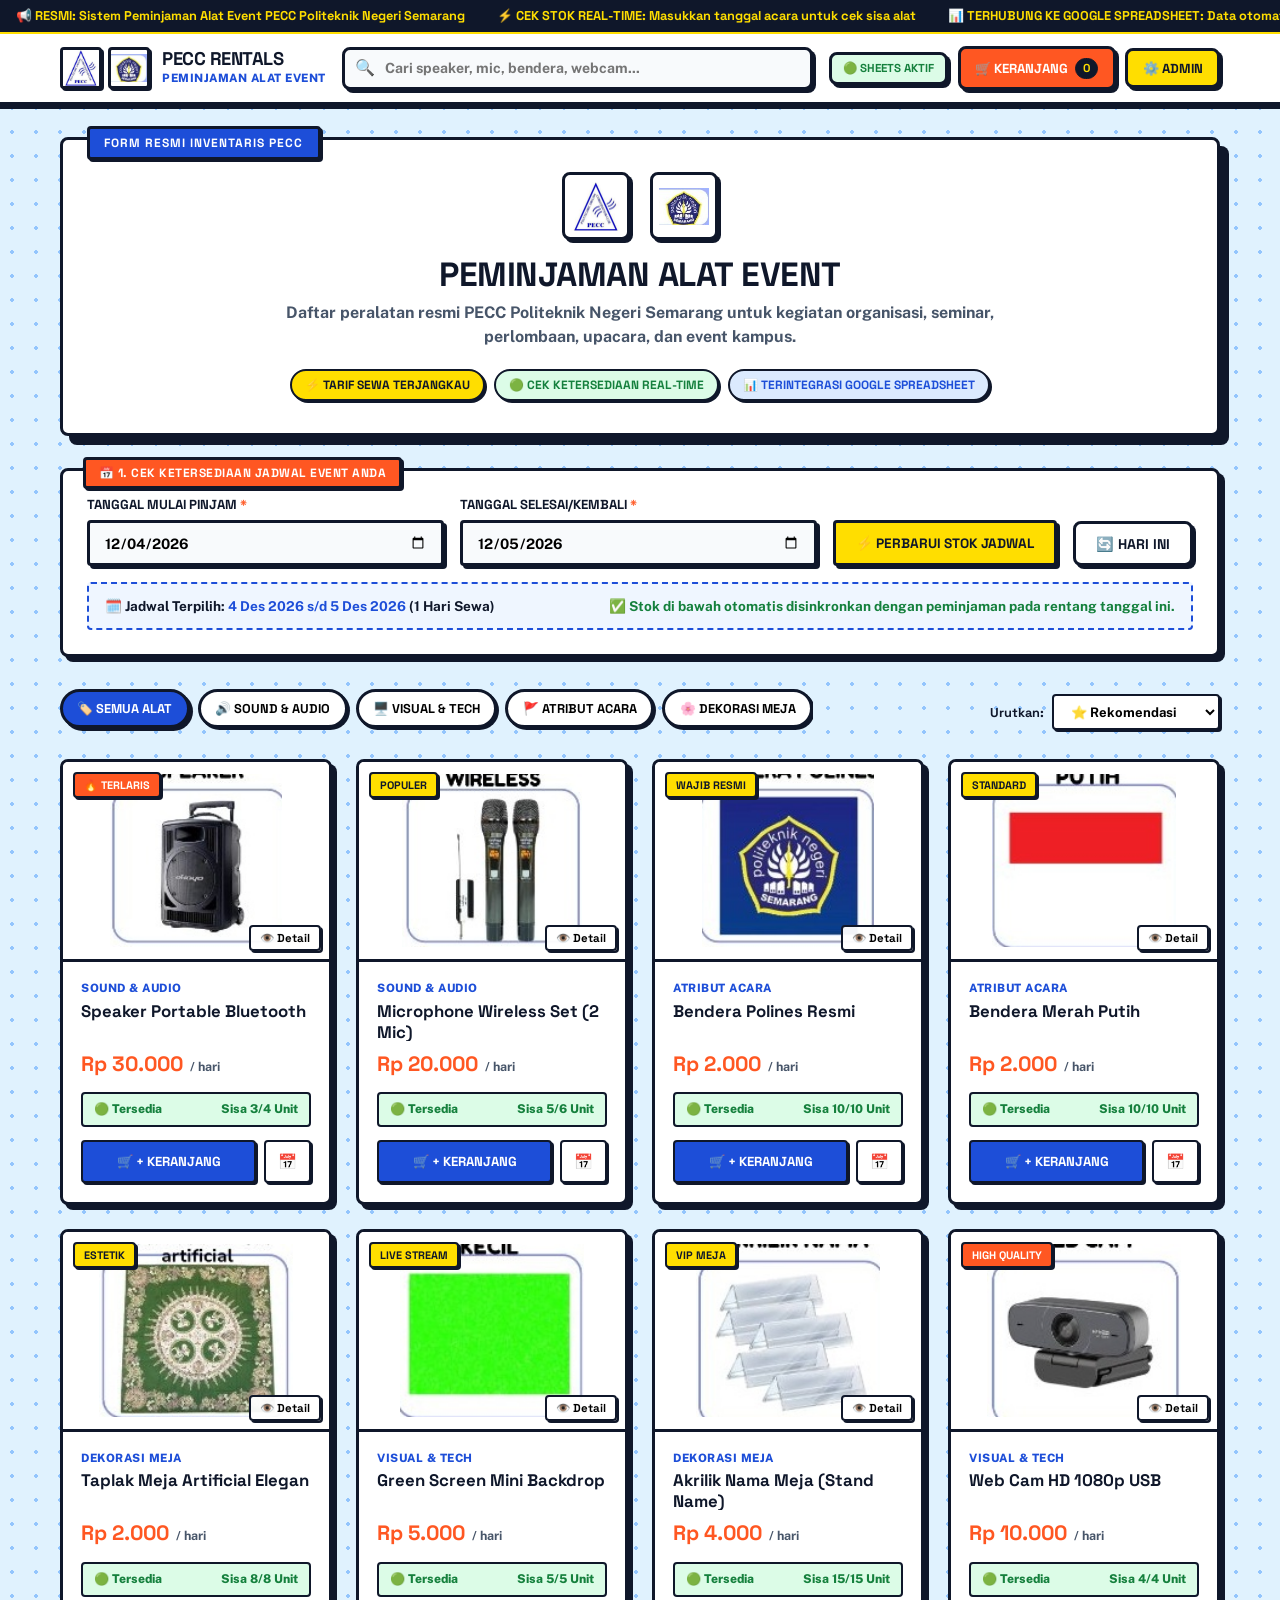
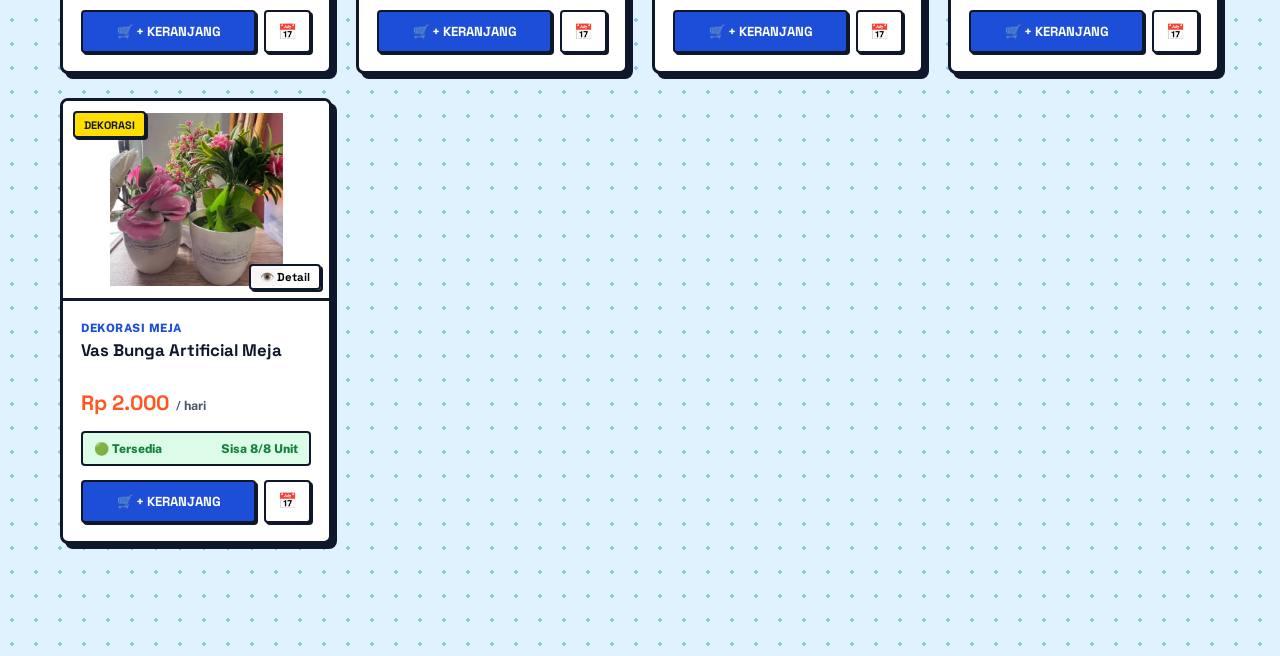
<file: index.html>
<!DOCTYPE html>
<html lang="id">
<head>
  <meta charset="UTF-8"/>
  <meta name="viewport" content="width=device-width, initial-scale=1.0"/>
  <title>PEMINJAMAN ALAT EVENT – PECC POLINES</title>
  <meta name="description" content="Sistem Reservasi & Cek Ketersediaan Alat Event PECC Politeknik Negeri Semarang secara Real-Time. Desain Neobrutalism cepat, responsif, dan mudah."/>
  
  <!-- Favicon -->
  <link rel="icon" type="image/jpeg" href="pecc_logo.jpg"/>
  
  <!-- Google Fonts: Space Grotesk & Public Sans -->
  <link rel="preconnect" href="https://fonts.googleapis.com"/>
  <link rel="preconnect" href="https://fonts.gstatic.com" crossorigin/>
  <link href="https://fonts.googleapis.com/css2?family=Space+Grotesk:wght@500;700;800;900&family=Public+Sans:wght@400;600;700;800;900&display=swap" rel="stylesheet"/>
  
  <!-- Neobrutalism Stylesheet -->
  <link rel="stylesheet" href="style.css"/>
</head>
<body>
  <!-- Main Application Mount -->
  <div id="app"></div>
  
  <!-- Core Application Script -->
  <script src="app.js"></script>
</body>
</html>
</file>
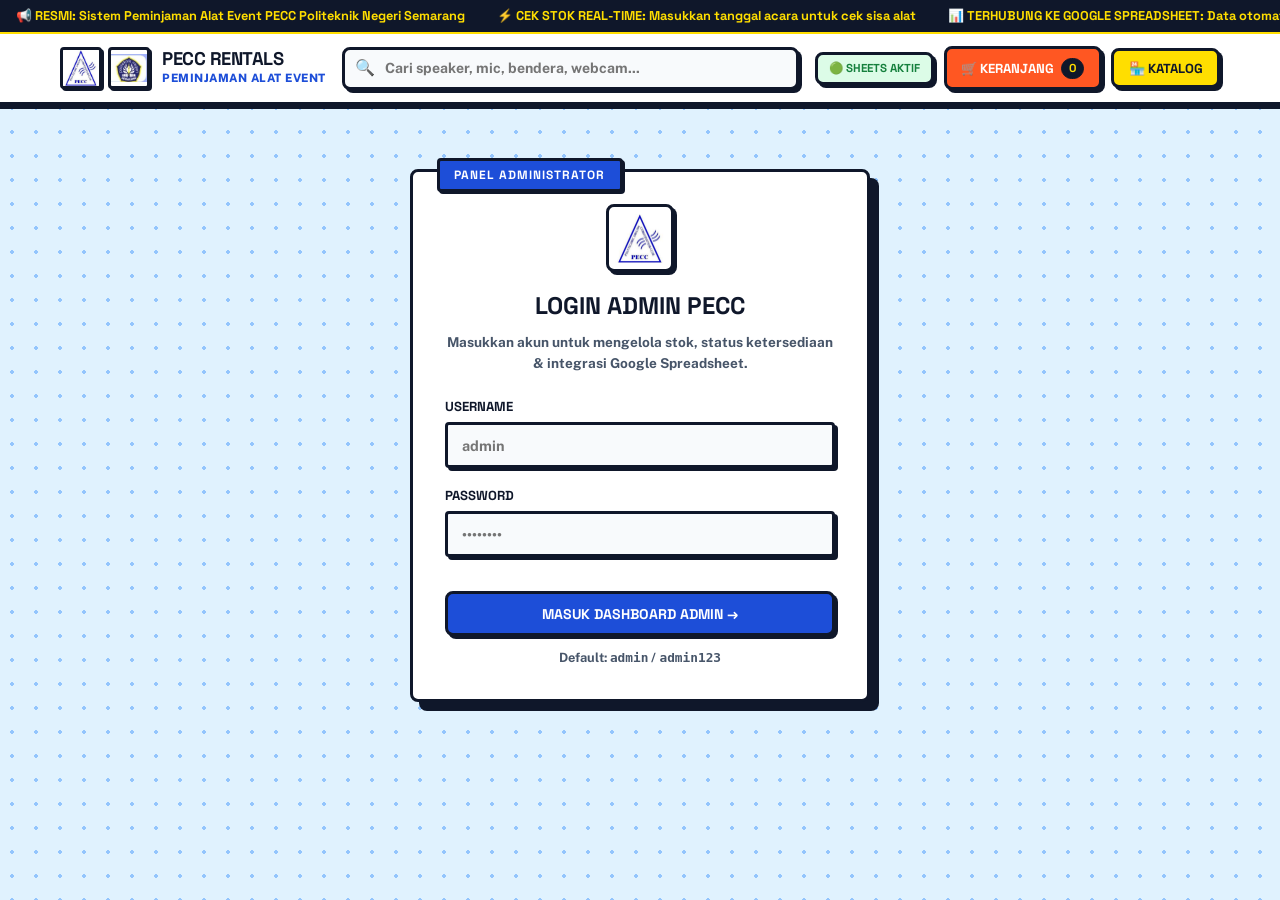
<file: admin.html>
<!DOCTYPE html>
<html lang="id">
<head>
  <meta charset="UTF-8"/>
  <meta name="viewport" content="width=device-width, initial-scale=1.0"/>
  <title>Admin Dashboard – Peminjaman Alat PECC</title>
  <link rel="icon" type="image/jpeg" href="pecc_logo.jpg"/>
  <link rel="preconnect" href="https://fonts.googleapis.com"/>
  <link rel="preconnect" href="https://fonts.gstatic.com" crossorigin/>
  <link href="https://fonts.googleapis.com/css2?family=Space+Grotesk:wght@500;700;800;900&family=Public+Sans:wght@400;600;700;800;900&display=swap" rel="stylesheet"/>
  <link rel="stylesheet" href="style.css"/>
</head>
<body>
  <div id="app"></div>
  <script>
    // Pre-set view to admin
    window.addEventListener('DOMContentLoaded', () => {
      if (typeof switchView === 'function') {
        switchView('admin');
      }
    });
  </script>
  <script src="app.js"></script>
</body>
</html>
</file>
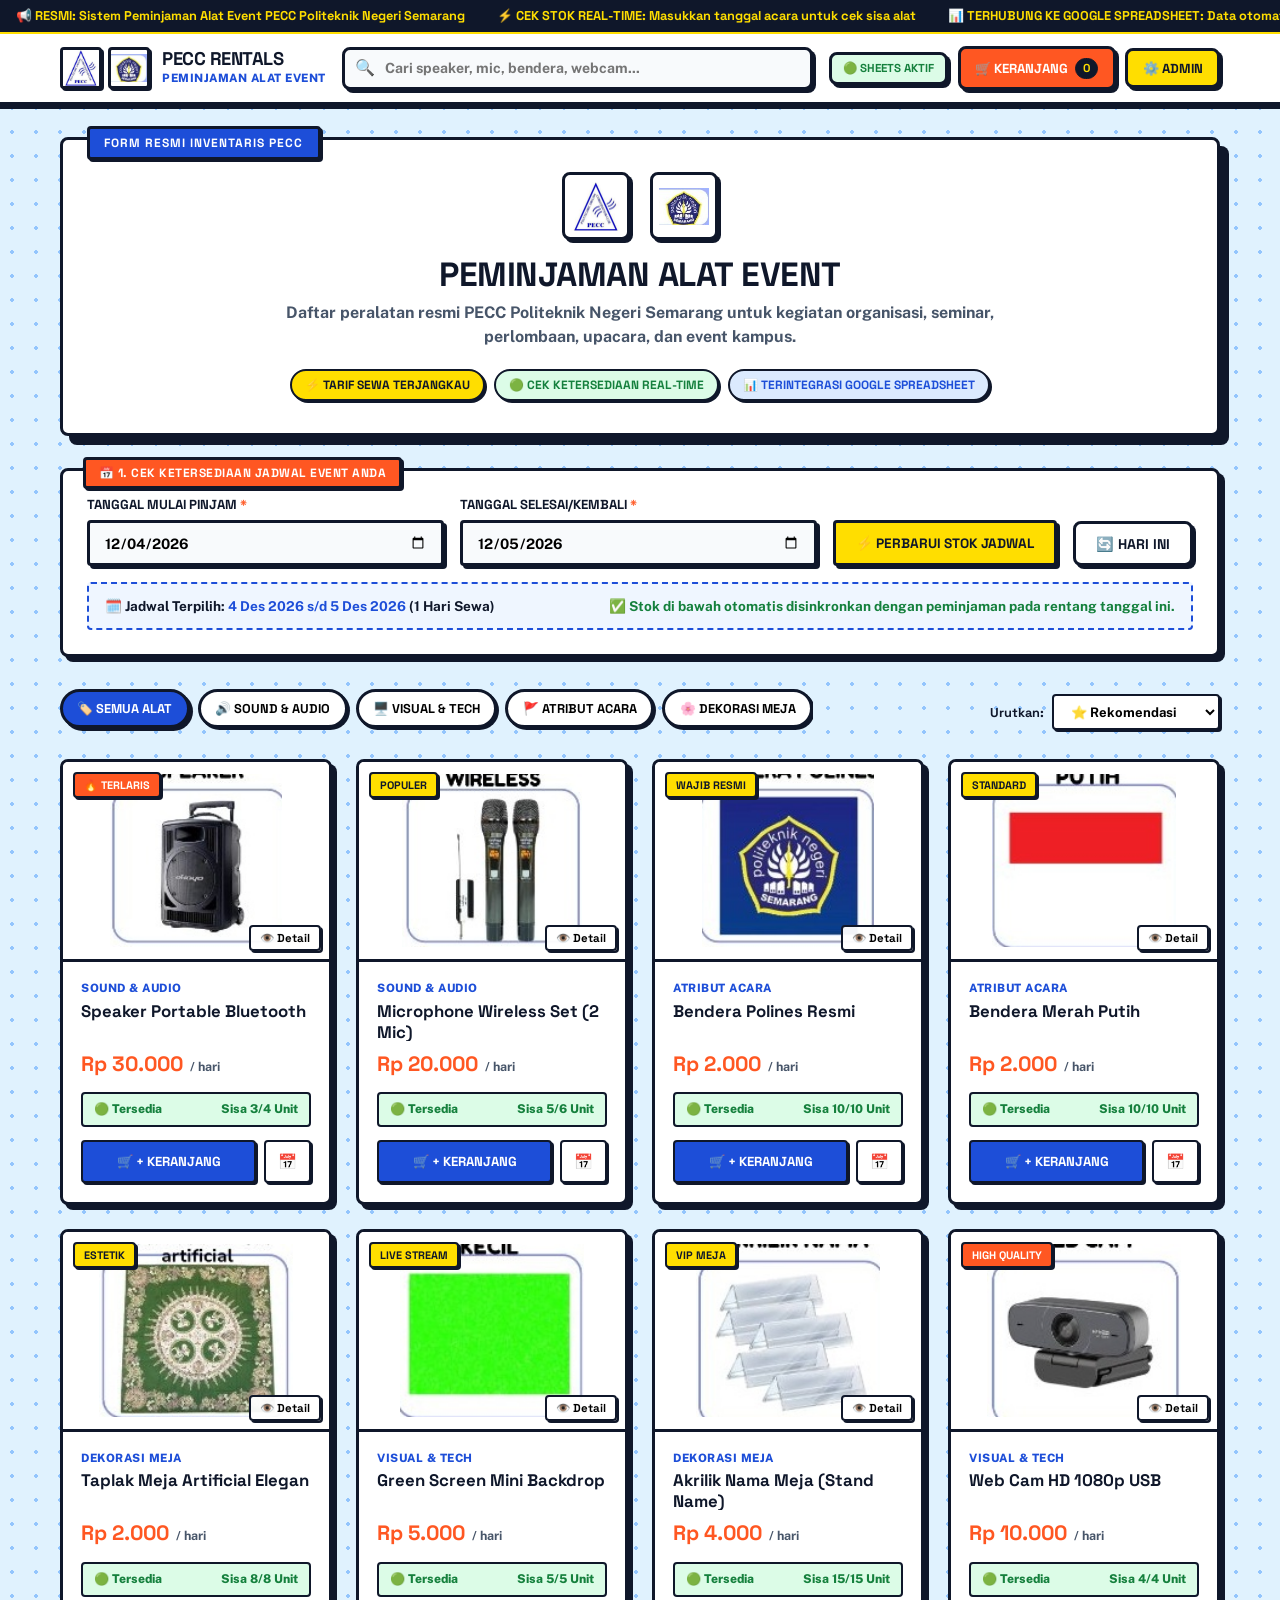
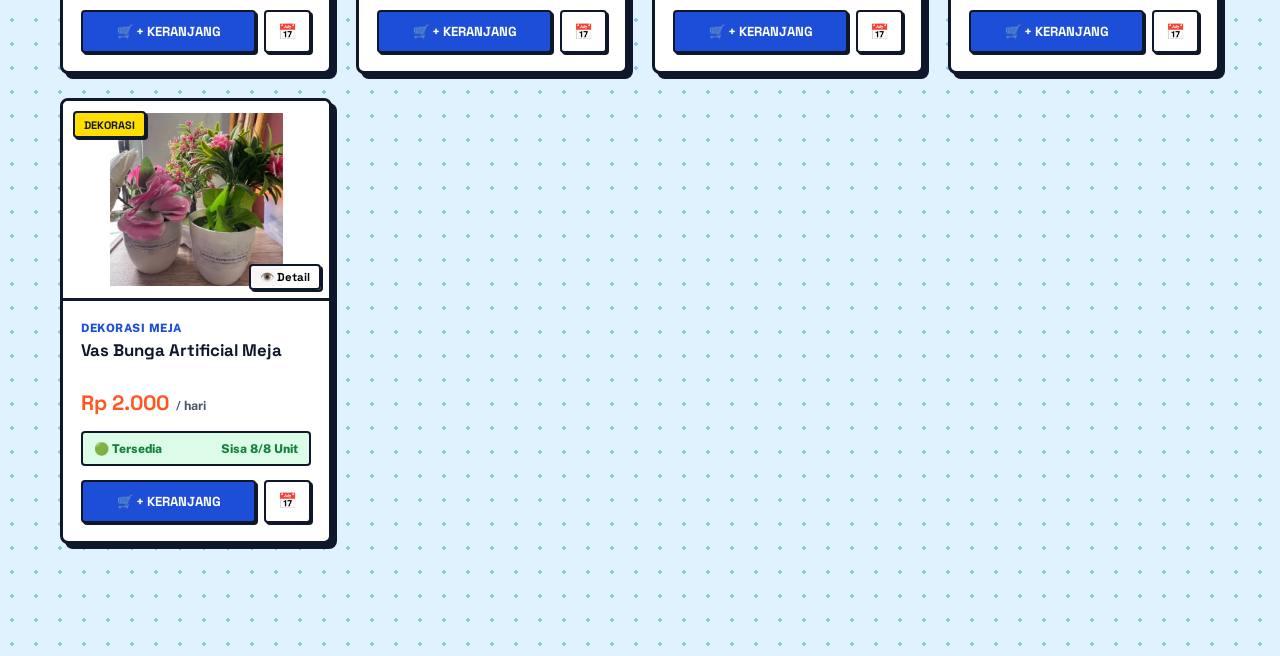
<file: index_compiled.html>
<!DOCTYPE html>
<html lang="id">
<head>
  <meta charset="UTF-8"/>
  <meta name="viewport" content="width=device-width, initial-scale=1.0"/>
  <title>PEMINJAMAN ALAT EVENT – PECC POLINES</title>
  <meta name="description" content="Sistem Reservasi & Cek Ketersediaan Alat Event PECC Politeknik Negeri Semarang secara Real-Time. Desain Neobrutalism cepat, responsif, dan mudah."/>
  <link rel="preconnect" href="https://fonts.googleapis.com"/>
  <link rel="preconnect" href="https://fonts.gstatic.com" crossorigin/>
  <link href="https://fonts.googleapis.com/css2?family=Space+Grotesk:wght@500;700;800;900&family=Public+Sans:wght@400;600;700;800;900&display=swap" rel="stylesheet"/>
  <style>
@import url('https://fonts.googleapis.com/css2?family=Space+Grotesk:wght@500;700;800;900&family=Public+Sans:wght@400;600;700;800;900&display=swap');

:root {
  /* Colors */
  --bg-color: #e0f2fe;        /* Soft Sky Blue */
  --dot-color: #93c5fd;
  --pecc-blue: #1d4ed8;       /* Primary PECC Blue */
  --pecc-blue-hover: #1e40af;
  --shopee-orange: #ff5722;   /* Shopee Accent */
  --shopee-orange-hover: #e64a19;
  --neo-yellow: #ffde00;      /* Neo-brutalism Accent */
  --neo-green: #22c55e;
  --neo-green-soft: #dcfce7;
  --neo-red: #ef4444;
  --neo-red-soft: #fee2e2;
  --black: #0f172a;           /* Dark Slate Stroke */
  --white: #ffffff;
  --gray-50: #f8fafc;
  --gray-100: #f1f5f9;
  --gray-200: #e2e8f0;
  --gray-400: #94a3b8;
  --gray-600: #475569;
  
  /* Borders & Shadows */
  --border-width: 3px;
  --border-radius: 8px;
  --border-radius-sm: 4px;
  --border-radius-pill: 9999px;
  --shadow-sm: 3px 3px 0px 0px var(--black);
  --shadow-main: 5px 5px 0px 0px var(--black);
  --shadow-hover: 7px 7px 0px 0px var(--black);
  --shadow-active: 1px 1px 0px 0px var(--black);
  --shadow-lg: 9px 9px 0px 0px var(--black);
  
  --transition: 0.15s cubic-bezier(0.4, 0, 0.2, 1);
}

* {
  box-sizing: border-box;
  margin: 0;
  padding: 0;
}

body {
  font-family: 'Public Sans', system-ui, -apple-system, sans-serif;
  color: var(--black);
  background-color: var(--bg-color);
  background-image: radial-gradient(var(--dot-color) 2px, transparent 2px);
  background-size: 24px 24px;
  min-height: 100vh;
  line-height: 1.5;
  -webkit-font-smoothing: antialiased;
}

/* Custom Scrollbar */
::-webkit-scrollbar { width: 8px; height: 8px; }
::-webkit-scrollbar-track { background: var(--bg-color); }
::-webkit-scrollbar-thumb { background: var(--pecc-blue); border-radius: 4px; border: 2px solid var(--black); }

/* TOP ANNOUNCEMENT TICKER (Ala Shopee) */
.ticker-bar {
  background: var(--black);
  color: var(--neo-yellow);
  font-family: 'Space Grotesk', sans-serif;
  font-size: 0.8rem;
  font-weight: 800;
  padding: 0.4rem 1rem;
  overflow: hidden;
  white-space: nowrap;
  display: flex;
  align-items: center;
  justify-content: space-between;
  border-bottom: 2px solid var(--neo-yellow);
}
.ticker-content {
  display: inline-flex;
  gap: 2rem;
  animation: tickerScroll 32s linear infinite;
}
@keyframes tickerScroll {
  0% { transform: translateX(100%); }
  100% { transform: translateX(-100%); }
}

/* NAVBAR */
.navbar {
  background: var(--white);
  border-bottom: var(--border-width) solid var(--black);
  position: sticky;
  top: 0;
  z-index: 99;
  box-shadow: 0 4px 0 var(--black);
}
.navbar-inner {
  max-width: 1200px;
  margin: 0 auto;
  padding: 0.75rem 1.25rem;
  display: flex;
  align-items: center;
  justify-content: space-between;
  gap: 1rem;
}
.nav-brand {
  display: flex;
  align-items: center;
  gap: 0.75rem;
  text-decoration: none;
  color: inherit;
  cursor: pointer;
}
.nav-logos {
  display: flex;
  align-items: center;
  gap: 0.4rem;
}
.nav-logo-box {
  width: 42px;
  height: 42px;
  border: var(--border-width) solid var(--black);
  border-radius: var(--border-radius-sm);
  background: var(--white);
  box-shadow: 2px 2px 0 var(--black);
  overflow: hidden;
  display: flex;
  align-items: center;
  justify-content: center;
}
.nav-logo-box img {
  width: 100%;
  height: 100%;
  object-fit: contain;
}
.nav-brand-text h1 {
  font-family: 'Space Grotesk', sans-serif;
  font-size: 1.15rem;
  font-weight: 900;
  text-transform: uppercase;
  letter-spacing: -0.5px;
  line-height: 1.1;
  color: var(--black);
}
.nav-brand-text p {
  font-size: 0.72rem;
  font-weight: 800;
  color: var(--pecc-blue);
  text-transform: uppercase;
  letter-spacing: 0.5px;
}

/* Shopee Search Box */
.nav-search-wrap {
  flex: 1;
  max-width: 480px;
  position: relative;
}
.nav-search-input {
  width: 100%;
  padding: 0.65rem 1rem 0.65rem 2.5rem;
  border: var(--border-width) solid var(--black);
  border-radius: var(--border-radius);
  font-family: 'Public Sans', sans-serif;
  font-size: 0.88rem;
  font-weight: 700;
  background: var(--gray-50);
  box-shadow: 3px 3px 0 var(--black);
  outline: none;
  transition: all var(--transition);
}
.nav-search-input:focus {
  background: var(--white);
  box-shadow: 4px 4px 0 var(--pecc-blue);
  border-color: var(--black);
}
.nav-search-icon {
  position: absolute;
  left: 0.85rem;
  top: 50%;
  transform: translateY(-50%);
  font-size: 1rem;
  pointer-events: none;
}

/* Nav Actions */
.nav-actions {
  display: flex;
  align-items: center;
  gap: 0.6rem;
}
.nav-btn {
  font-family: 'Space Grotesk', sans-serif;
  font-weight: 800;
  font-size: 0.82rem;
  text-transform: uppercase;
  padding: 0.55rem 0.9rem;
  border: var(--border-width) solid var(--black);
  border-radius: var(--border-radius);
  background: var(--white);
  box-shadow: var(--shadow-sm);
  cursor: pointer;
  display: inline-flex;
  align-items: center;
  gap: 0.4rem;
  text-decoration: none;
  color: var(--black);
  transition: all var(--transition);
}
.nav-btn:hover {
  transform: translate(-2px, -2px);
  box-shadow: var(--shadow-main);
  background: var(--neo-yellow);
}
.nav-btn:active {
  transform: translate(1px, 1px);
  box-shadow: var(--shadow-active);
}
.nav-btn.primary {
  background: var(--shopee-orange);
  color: var(--white);
}
.nav-btn.primary:hover {
  background: var(--shopee-orange-hover);
  color: var(--white);
}
.nav-btn.admin-toggle {
  background: var(--neo-yellow);
}
.cart-badge-count {
  background: var(--black);
  color: var(--neo-yellow);
  font-family: 'Space Grotesk', sans-serif;
  font-size: 0.72rem;
  font-weight: 900;
  padding: 0.15rem 0.45rem;
  border-radius: var(--border-radius-pill);
  min-width: 18px;
  text-align: center;
  border: 1px solid var(--black);
}

/* MAIN CONTAINER */
.container {
  max-width: 1200px;
  margin: 0 auto;
  padding: 2rem 1.25rem 7rem 1.25rem;
}

/* FORM HEADER SECTION (Neo-Brutalism KOP SURAT) */
.form-header-card {
  background: var(--white);
  border: var(--border-width) solid var(--black);
  border-radius: var(--border-radius);
  box-shadow: var(--shadow-lg);
  padding: 2rem;
  margin-bottom: 2rem;
  position: relative;
  text-align: center;
}
.header-top-tag {
  position: absolute;
  top: -14px;
  left: 24px;
  background: var(--pecc-blue);
  color: var(--white);
  font-family: 'Space Grotesk', sans-serif;
  font-weight: 800;
  font-size: 0.75rem;
  text-transform: uppercase;
  letter-spacing: 1px;
  padding: 0.3rem 0.9rem;
  border: var(--border-width) solid var(--black);
  border-radius: var(--border-radius-sm);
  box-shadow: 2px 2px 0 var(--black);
}
.header-logos {
  display: flex;
  justify-content: center;
  align-items: center;
  gap: 1.25rem;
  margin-bottom: 1rem;
}
.header-logo-box {
  width: 68px;
  height: 68px;
  border: var(--border-width) solid var(--black);
  border-radius: var(--border-radius);
  background: var(--white);
  padding: 0.4rem;
  box-shadow: var(--shadow-sm);
  display: flex;
  align-items: center;
  justify-content: center;
}
.header-logo-box img {
  width: 100%;
  height: 100%;
  object-fit: contain;
}
.form-header-card h1 {
  font-family: 'Space Grotesk', sans-serif;
  font-size: 2.1rem;
  font-weight: 900;
  text-transform: uppercase;
  letter-spacing: -0.5px;
  line-height: 1.15;
  color: var(--black);
  margin-bottom: 0.4rem;
}
.form-header-card .subtitle {
  font-size: 1rem;
  font-weight: 700;
  color: var(--gray-600);
  max-width: 720px;
  margin: 0 auto 1.25rem auto;
}
.form-header-badges {
  display: flex;
  flex-wrap: wrap;
  justify-content: center;
  gap: 0.6rem;
}
.badge-pill {
  font-family: 'Space Grotesk', sans-serif;
  font-size: 0.75rem;
  font-weight: 800;
  text-transform: uppercase;
  padding: 0.3rem 0.8rem;
  border: 2px solid var(--black);
  border-radius: var(--border-radius-pill);
  background: var(--gray-100);
  box-shadow: 2px 2px 0 var(--black);
  display: inline-flex;
  align-items: center;
  gap: 0.35rem;
}
.badge-pill.yellow { background: var(--neo-yellow); }
.badge-pill.green { background: var(--neo-green-soft); color: #15803d; }
.badge-pill.blue { background: #dbeafe; color: var(--pecc-blue); }

/* DATE AVAILABILITY CHECKER BAR (Fitur Utama Cek Ketersediaan & Stok) */
.availability-checker-card {
  background: var(--white);
  border: var(--border-width) solid var(--black);
  border-radius: var(--border-radius);
  box-shadow: var(--shadow-main);
  padding: 1.5rem;
  margin-bottom: 2rem;
  position: relative;
}
.checker-tag {
  position: absolute;
  top: -14px;
  left: 20px;
  background: var(--shopee-orange);
  color: var(--white);
  font-family: 'Space Grotesk', sans-serif;
  font-size: 0.75rem;
  font-weight: 900;
  text-transform: uppercase;
  letter-spacing: 0.5px;
  padding: 0.25rem 0.8rem;
  border: var(--border-width) solid var(--black);
  border-radius: var(--border-radius-sm);
  box-shadow: 2px 2px 0 var(--black);
}
.checker-grid {
  display: grid;
  grid-template-columns: 1fr 1fr auto auto;
  gap: 1rem;
  align-items: flex-end;
}
.form-field label {
  display: block;
  font-family: 'Space Grotesk', sans-serif;
  font-size: 0.82rem;
  font-weight: 800;
  text-transform: uppercase;
  margin-bottom: 0.35rem;
  color: var(--black);
}
.form-field input, .form-field select {
  width: 100%;
  padding: 0.65rem 0.85rem;
  font-family: 'Public Sans', sans-serif;
  font-size: 0.9rem;
  font-weight: 700;
  border: var(--border-width) solid var(--black);
  border-radius: var(--border-radius-sm);
  background: var(--gray-50);
  box-shadow: 3px 3px 0 var(--black);
  outline: none;
  transition: all var(--transition);
}
.form-field input:focus, .form-field select:focus {
  background: var(--white);
  box-shadow: 4px 4px 0 var(--pecc-blue);
}
.btn-checker {
  font-family: 'Space Grotesk', sans-serif;
  font-size: 0.85rem;
  font-weight: 900;
  text-transform: uppercase;
  padding: 0.72rem 1.25rem;
  background: var(--neo-yellow);
  color: var(--black);
  border: var(--border-width) solid var(--black);
  border-radius: var(--border-radius-sm);
  box-shadow: var(--shadow-sm);
  cursor: pointer;
  white-space: nowrap;
  transition: all var(--transition);
  display: inline-flex;
  align-items: center;
  gap: 0.4rem;
}
.btn-checker:hover {
  transform: translate(-2px, -2px);
  box-shadow: var(--shadow-main);
  background: #facc15;
}
.btn-checker:active {
  transform: translate(1px, 1px);
  box-shadow: var(--shadow-active);
}
.checker-result-notice {
  margin-top: 1rem;
  padding: 0.75rem 1rem;
  background: #eff6ff;
  border: 2px dashed var(--pecc-blue);
  border-radius: var(--border-radius-sm);
  display: flex;
  align-items: center;
  justify-content: space-between;
  flex-wrap: wrap;
  gap: 0.5rem;
  font-size: 0.85rem;
  font-weight: 700;
}
.checker-result-notice span strong {
  color: var(--pecc-blue);
}

/* CATEGORY & FILTER TABS (Shopee Style) */
.filter-tabs-wrap {
  display: flex;
  align-items: center;
  justify-content: space-between;
  gap: 1rem;
  margin-bottom: 1.5rem;
  flex-wrap: wrap;
}
.category-chips {
  display: flex;
  gap: 0.5rem;
  overflow-x: auto;
  padding-bottom: 0.4rem;
  scrollbar-width: none;
}
.category-chips::-webkit-scrollbar { display: none; }
.chip-btn {
  font-family: 'Space Grotesk', sans-serif;
  font-size: 0.8rem;
  font-weight: 800;
  text-transform: uppercase;
  padding: 0.5rem 0.9rem;
  border: var(--border-width) solid var(--black);
  border-radius: var(--border-radius-pill);
  background: var(--white);
  box-shadow: 2px 2px 0 var(--black);
  cursor: pointer;
  white-space: nowrap;
  transition: all var(--transition);
  display: inline-flex;
  align-items: center;
  gap: 0.35rem;
}
.chip-btn:hover {
  transform: translate(-1px, -1px);
  box-shadow: 3px 3px 0 var(--black);
  background: var(--gray-100);
}
.chip-btn.active {
  background: var(--pecc-blue);
  color: var(--white);
  box-shadow: 3px 3px 0 var(--black);
}
.sort-wrap {
  display: flex;
  align-items: center;
  gap: 0.5rem;
  font-family: 'Space Grotesk', sans-serif;
  font-size: 0.8rem;
  font-weight: 800;
}
.sort-select {
  padding: 0.45rem 0.85rem;
  font-family: 'Public Sans', sans-serif;
  font-size: 0.82rem;
  font-weight: 700;
  border: 2px solid var(--black);
  border-radius: var(--border-radius-sm);
  background: var(--white);
  box-shadow: 2px 2px 0 var(--black);
  outline: none;
  cursor: pointer;
}

/* PRODUCTS GRID (Shopee Marketplace Cards) */
.products-grid {
  display: grid;
  grid-template-columns: repeat(auto-fill, minmax(260px, 1fr));
  gap: 1.5rem;
}
.product-card {
  background: var(--white);
  border: var(--border-width) solid var(--black);
  border-radius: var(--border-radius);
  box-shadow: var(--shadow-main);
  overflow: hidden;
  display: flex;
  flex-direction: column;
  transition: transform var(--transition), box-shadow var(--transition);
  position: relative;
}
.product-card:hover {
  transform: translate(-3px, -3px);
  box-shadow: var(--shadow-hover);
}
.product-card.out-of-stock {
  opacity: 0.82;
  filter: grayscale(0.2);
}

/* Product Card Photo */
.product-img-box {
  width: 100%;
  height: 200px;
  background: #f8fafc;
  border-bottom: var(--border-width) solid var(--black);
  position: relative;
  overflow: hidden;
  display: flex;
  align-items: center;
  justify-content: center;
  cursor: pointer;
}
.product-img-box img {
  width: 100%;
  height: 100%;
  object-fit: contain;
  padding: 0.75rem;
  background: #fff;
  transition: transform 0.25s ease;
}
.product-card:hover .product-img-box img {
  transform: scale(1.06);
}
.tag-badge-top {
  position: absolute;
  top: 10px;
  left: 10px;
  font-family: 'Space Grotesk', sans-serif;
  font-size: 0.68rem;
  font-weight: 900;
  text-transform: uppercase;
  padding: 0.2rem 0.55rem;
  border: 2px solid var(--black);
  border-radius: var(--border-radius-sm);
  background: var(--shopee-orange);
  color: var(--white);
  box-shadow: 2px 2px 0 var(--black);
  z-index: 2;
}
.tag-badge-top.yellow {
  background: var(--neo-yellow);
  color: var(--black);
}
.btn-quick-view {
  position: absolute;
  bottom: 8px;
  right: 8px;
  background: rgba(255, 255, 255, 0.95);
  border: 2px solid var(--black);
  border-radius: var(--border-radius-sm);
  padding: 0.25rem 0.55rem;
  font-family: 'Space Grotesk', sans-serif;
  font-size: 0.72rem;
  font-weight: 800;
  box-shadow: 2px 2px 0 var(--black);
  cursor: pointer;
  z-index: 2;
  transition: all var(--transition);
}
.btn-quick-view:hover {
  background: var(--neo-yellow);
}

/* Product Card Body */
.product-body {
  padding: 1.15rem;
  display: flex;
  flex-direction: column;
  flex: 1;
}
.product-category-text {
  font-size: 0.72rem;
  font-weight: 800;
  text-transform: uppercase;
  color: var(--pecc-blue);
  letter-spacing: 0.5px;
  margin-bottom: 0.2rem;
}
.product-title {
  font-family: 'Space Grotesk', sans-serif;
  font-size: 1.05rem;
  font-weight: 800;
  line-height: 1.25;
  color: var(--black);
  margin-bottom: 0.5rem;
  display: -webkit-box;
  -webkit-line-clamp: 2;
  -webkit-box-orient: vertical;
  overflow: hidden;
  height: 2.5rem;
}
.product-price-row {
  margin-bottom: 0.75rem;
  display: flex;
  align-items: baseline;
  gap: 0.4rem;
}
.price-currency {
  font-family: 'Space Grotesk', sans-serif;
  font-size: 1.3rem;
  font-weight: 900;
  color: var(--shopee-orange);
}
.price-unit {
  font-size: 0.78rem;
  font-weight: 700;
  color: var(--gray-600);
}

/* Real-Time Stock Status Badges */
.product-stock-banner {
  padding: 0.4rem 0.65rem;
  border-radius: var(--border-radius-sm);
  border: 2px solid var(--black);
  margin-bottom: 0.85rem;
  font-size: 0.76rem;
  font-weight: 800;
  display: flex;
  align-items: center;
  justify-content: space-between;
}
.product-stock-banner.available {
  background: var(--neo-green-soft);
  color: #15803d;
}
.product-stock-banner.limited {
  background: #fef3c7;
  color: #b45309;
}
.product-stock-banner.empty {
  background: var(--neo-red-soft);
  color: #b91c1c;
}

/* Card Action Buttons */
.product-actions {
  margin-top: auto;
  display: grid;
  grid-template-columns: 1fr auto;
  gap: 0.5rem;
}
.btn-add-cart {
  font-family: 'Space Grotesk', sans-serif;
  font-size: 0.82rem;
  font-weight: 800;
  text-transform: uppercase;
  padding: 0.65rem 0.8rem;
  background: var(--pecc-blue);
  color: var(--white);
  border: 2px solid var(--black);
  border-radius: var(--border-radius-sm);
  box-shadow: 2px 2px 0 var(--black);
  cursor: pointer;
  display: inline-flex;
  align-items: center;
  justify-content: center;
  gap: 0.4rem;
  transition: all var(--transition);
}
.btn-add-cart:hover:not(:disabled) {
  background: var(--shopee-orange);
  transform: translate(-1px, -1px);
  box-shadow: 3px 3px 0 var(--black);
}
.btn-add-cart:disabled {
  background: var(--gray-200);
  color: var(--gray-400);
  cursor: not-allowed;
  box-shadow: none;
}
.btn-detail-item {
  padding: 0.65rem 0.75rem;
  background: var(--white);
  border: 2px solid var(--black);
  border-radius: var(--border-radius-sm);
  box-shadow: 2px 2px 0 var(--black);
  cursor: pointer;
  font-size: 0.95rem;
  transition: all var(--transition);
}
.btn-detail-item:hover {
  background: var(--neo-yellow);
  transform: translate(-1px, -1px);
}

/* EMPTY STATE */
.empty-state-box {
  grid-column: 1 / -1;
  background: var(--white);
  border: var(--border-width) solid var(--black);
  border-radius: var(--border-radius);
  box-shadow: var(--shadow-main);
  padding: 3rem 1.5rem;
  text-align: center;
}
.empty-state-box .icon {
  font-size: 3.5rem;
  margin-bottom: 0.75rem;
}
.empty-state-box h3 {
  font-family: 'Space Grotesk', sans-serif;
  font-size: 1.3rem;
  font-weight: 800;
  text-transform: uppercase;
  margin-bottom: 0.4rem;
}
.empty-state-box p {
  color: var(--gray-600);
  font-weight: 600;
  font-size: 0.9rem;
  margin-bottom: 1.25rem;
}

/* STICKY FLOATING CART BAR (Shopee Style) */
.shopee-float-bar {
  position: fixed;
  bottom: 0;
  left: 0;
  right: 0;
  background: var(--white);
  border-top: var(--border-width) solid var(--black);
  box-shadow: 0 -4px 0 var(--black);
  z-index: 90;
  padding: 0.85rem 1.25rem;
  animation: slideUp 0.25s cubic-bezier(0.16, 1, 0.3, 1);
}
@keyframes slideUp {
  0% { transform: translateY(100%); }
  100% { transform: translateY(0); }
}
.float-bar-inner {
  max-width: 1200px;
  margin: 0 auto;
  display: flex;
  align-items: center;
  justify-content: space-between;
  gap: 1rem;
  flex-wrap: wrap;
}
.float-bar-left {
  display: flex;
  align-items: center;
  gap: 1rem;
}
.float-cart-icon-btn {
  width: 48px;
  height: 48px;
  border: var(--border-width) solid var(--black);
  border-radius: var(--border-radius);
  background: var(--neo-yellow);
  box-shadow: 3px 3px 0 var(--black);
  display: flex;
  align-items: center;
  justify-content: center;
  font-size: 1.3rem;
  position: relative;
  cursor: pointer;
  transition: all var(--transition);
}
.float-cart-icon-btn:hover {
  transform: scale(1.05);
}
.float-cart-count-badge {
  position: absolute;
  top: -8px;
  right: -8px;
  background: var(--shopee-orange);
  color: var(--white);
  border: 2px solid var(--black);
  border-radius: var(--border-radius-pill);
  font-family: 'Space Grotesk', sans-serif;
  font-size: 0.72rem;
  font-weight: 900;
  padding: 0.1rem 0.45rem;
  min-width: 22px;
  text-align: center;
  box-shadow: 1px 1px 0 var(--black);
}
.float-bar-summary h4 {
  font-family: 'Space Grotesk', sans-serif;
  font-size: 0.95rem;
  font-weight: 800;
  line-height: 1.2;
}
.float-bar-summary p {
  font-size: 0.78rem;
  font-weight: 700;
  color: var(--gray-600);
}
.float-bar-right {
  display: flex;
  align-items: center;
  gap: 1.25rem;
}
.float-total-box {
  text-align: right;
}
.float-total-label {
  font-size: 0.75rem;
  font-weight: 800;
  text-transform: uppercase;
  color: var(--gray-600);
}
.float-total-amount {
  font-family: 'Space Grotesk', sans-serif;
  font-size: 1.35rem;
  font-weight: 900;
  color: var(--shopee-orange);
  line-height: 1;
}
.btn-checkout-float {
  font-family: 'Space Grotesk', sans-serif;
  font-size: 0.95rem;
  font-weight: 900;
  text-transform: uppercase;
  padding: 0.8rem 1.6rem;
  background: var(--shopee-orange);
  color: var(--white);
  border: var(--border-width) solid var(--black);
  border-radius: var(--border-radius);
  box-shadow: var(--shadow-sm);
  cursor: pointer;
  transition: all var(--transition);
  display: inline-flex;
  align-items: center;
  gap: 0.5rem;
}
.btn-checkout-float:hover {
  background: var(--shopee-orange-hover);
  transform: translate(-2px, -2px);
  box-shadow: var(--shadow-main);
}
.btn-checkout-float:active {
  transform: translate(1px, 1px);
  box-shadow: var(--shadow-active);
}

/* MODAL SYSTEM (Neo-Brutalism Overlays) */
.modal-overlay {
  position: fixed;
  inset: 0;
  background: rgba(15, 23, 42, 0.7);
  backdrop-filter: blur(4px);
  z-index: 200;
  display: flex;
  align-items: center;
  justify-content: center;
  padding: 1.25rem;
  animation: fadeIn 0.2s ease;
  overflow-y: auto;
}
@keyframes fadeIn {
  0% { opacity: 0; }
  100% { opacity: 1; }
}
.modal-container {
  background: var(--white);
  border: var(--border-width) solid var(--black);
  border-radius: var(--border-radius);
  box-shadow: var(--shadow-lg);
  width: 100%;
  max-width: 600px;
  max-height: 90vh;
  display: flex;
  flex-direction: column;
  overflow: hidden;
  position: relative;
  animation: popScale 0.25s cubic-bezier(0.175, 0.885, 0.32, 1.275);
}
.modal-container.large {
  max-width: 860px;
}
@keyframes popScale {
  0% { opacity: 0; transform: scale(0.94) translateY(15px); }
  100% { opacity: 1; transform: scale(1) translateY(0); }
}
.modal-header {
  background: var(--pecc-blue);
  color: var(--white);
  padding: 1rem 1.25rem;
  border-bottom: var(--border-width) solid var(--black);
  display: flex;
  align-items: center;
  justify-content: space-between;
}
.modal-header h3 {
  font-family: 'Space Grotesk', sans-serif;
  font-size: 1.15rem;
  font-weight: 900;
  text-transform: uppercase;
}
.modal-close-btn {
  background: var(--neo-yellow);
  color: var(--black);
  border: 2px solid var(--black);
  border-radius: var(--border-radius-sm);
  width: 32px;
  height: 32px;
  font-size: 1rem;
  font-weight: 900;
  cursor: pointer;
  display: flex;
  align-items: center;
  justify-content: center;
  box-shadow: 2px 2px 0 var(--black);
  transition: all var(--transition);
}
.modal-close-btn:hover {
  background: var(--neo-red);
  color: var(--white);
  transform: translate(-1px, -1px);
}
.modal-body {
  padding: 1.5rem;
  overflow-y: auto;
  flex: 1;
}
.modal-footer {
  padding: 1rem 1.5rem;
  border-top: var(--border-width) solid var(--black);
  background: var(--gray-50);
  display: flex;
  align-items: center;
  justify-content: flex-end;
  gap: 0.75rem;
}

/* DETAIL PRODUK MODAL */
.detail-grid {
  display: grid;
  grid-template-columns: 260px 1fr;
  gap: 1.5rem;
}
.detail-photo-box {
  width: 100%;
  height: 240px;
  border: var(--border-width) solid var(--black);
  border-radius: var(--border-radius-sm);
  background: #fff;
  box-shadow: var(--shadow-sm);
  overflow: hidden;
  display: flex;
  align-items: center;
  justify-content: center;
}
.detail-photo-box img {
  width: 100%;
  height: 100%;
  object-fit: contain;
}
.detail-info-box h2 {
  font-family: 'Space Grotesk', sans-serif;
  font-size: 1.4rem;
  font-weight: 900;
  margin-bottom: 0.4rem;
}
.detail-price-tag {
  font-family: 'Space Grotesk', sans-serif;
  font-size: 1.5rem;
  font-weight: 900;
  color: var(--shopee-orange);
  margin-bottom: 1rem;
}
.detail-specs-table {
  width: 100%;
  border-collapse: collapse;
  font-size: 0.85rem;
  margin-bottom: 1rem;
}
.detail-specs-table td {
  padding: 0.45rem 0.6rem;
  border-bottom: 1.5px solid var(--gray-200);
}
.detail-specs-table td.label {
  font-weight: 800;
  color: var(--gray-600);
  width: 35%;
}
.detail-specs-table td.val {
  font-weight: 700;
  color: var(--black);
}

/* FORM SECTIONS (Tema Seperti Form) */
.form-section {
  background: var(--white);
  border: var(--border-width) solid var(--black);
  border-radius: var(--border-radius);
  box-shadow: var(--shadow-main);
  padding: 1.75rem;
  margin-bottom: 1.75rem;
  position: relative;
}
.section-tag {
  position: absolute;
  top: -14px;
  left: 20px;
  background: var(--pecc-blue);
  color: var(--white);
  font-family: 'Space Grotesk', sans-serif;
  font-size: 0.78rem;
  font-weight: 900;
  text-transform: uppercase;
  letter-spacing: 0.5px;
  padding: 0.25rem 0.85rem;
  border: var(--border-width) solid var(--black);
  border-radius: var(--border-radius-sm);
  box-shadow: 2px 2px 0 var(--black);
}
.form-grid-2 {
  display: grid;
  grid-template-columns: 1fr 1fr;
  gap: 1rem;
}
.form-grid-3 {
  display: grid;
  grid-template-columns: 1fr 1fr 1fr;
  gap: 1rem;
}
.form-group {
  margin-bottom: 1.15rem;
}
.form-group:last-child {
  margin-bottom: 0;
}
.form-label {
  display: block;
  font-family: 'Space Grotesk', sans-serif;
  font-size: 0.82rem;
  font-weight: 800;
  text-transform: uppercase;
  margin-bottom: 0.35rem;
  color: var(--black);
}
.form-label .req {
  color: var(--shopee-orange);
}
.form-input, .form-textarea, .form-select {
  width: 100%;
  padding: 0.7rem 0.9rem;
  font-family: 'Public Sans', sans-serif;
  font-size: 0.9rem;
  font-weight: 700;
  border: var(--border-width) solid var(--black);
  border-radius: var(--border-radius-sm);
  background: var(--gray-50);
  box-shadow: 3px 3px 0 var(--black);
  outline: none;
  transition: all var(--transition);
}
.form-input:focus, .form-textarea:focus, .form-select:focus {
  background: var(--white);
  box-shadow: 4px 4px 0 var(--pecc-blue);
}

/* CART ITEMS TABLE & LIST */
.cart-items-table {
  width: 100%;
  border-collapse: collapse;
}
.cart-items-table th {
  background: var(--gray-100);
  font-family: 'Space Grotesk', sans-serif;
  font-size: 0.8rem;
  font-weight: 800;
  text-transform: uppercase;
  padding: 0.75rem 0.85rem;
  border-bottom: 2px solid var(--black);
  text-align: left;
}
.cart-items-table td {
  padding: 0.85rem 0.85rem;
  border-bottom: 1.5px solid var(--gray-200);
  vertical-align: middle;
}
.cart-item-info {
  display: flex;
  align-items: center;
  gap: 0.85rem;
}
.cart-item-thumb {
  width: 52px;
  height: 52px;
  border: 2px solid var(--black);
  border-radius: var(--border-radius-sm);
  background: #fff;
  padding: 0.2rem;
  object-fit: contain;
  flex-shrink: 0;
}
.cart-item-name {
  font-weight: 800;
  font-size: 0.92rem;
  line-height: 1.2;
}
.cart-item-unit-price {
  font-size: 0.78rem;
  font-weight: 700;
  color: var(--gray-600);
}
.qty-stepper {
  display: inline-flex;
  align-items: center;
  border: 2px solid var(--black);
  border-radius: var(--border-radius-sm);
  overflow: hidden;
  box-shadow: 2px 2px 0 var(--black);
}
.qty-btn {
  width: 32px;
  height: 32px;
  background: var(--white);
  border: none;
  border-right: 2px solid var(--black);
  cursor: pointer;
  font-family: 'Space Grotesk', sans-serif;
  font-size: 1.1rem;
  font-weight: 900;
  display: flex;
  align-items: center;
  justify-content: center;
  transition: background var(--transition);
}
.qty-btn:last-child {
  border-right: none;
  border-left: 2px solid var(--black);
}
.qty-btn:hover {
  background: var(--neo-yellow);
}
.qty-val {
  width: 36px;
  text-align: center;
  font-family: 'Space Grotesk', sans-serif;
  font-size: 0.9rem;
  font-weight: 800;
  background: var(--gray-50);
}
.btn-delete-cart {
  background: var(--neo-red-soft);
  color: #b91c1c;
  border: 2px solid var(--black);
  border-radius: var(--border-radius-sm);
  padding: 0.35rem 0.65rem;
  cursor: pointer;
  font-size: 0.85rem;
  box-shadow: 2px 2px 0 var(--black);
  transition: all var(--transition);
}
.btn-delete-cart:hover {
  background: var(--neo-red);
  color: #fff;
  transform: translate(-1px, -1px);
}

/* QRIS & PAYMENT SECTION */
.qris-card-wrap {
  display: flex;
  align-items: center;
  gap: 1.5rem;
  flex-wrap: wrap;
}
.qris-box {
  width: 220px;
  background: var(--white);
  border: var(--border-width) solid var(--black);
  border-radius: var(--border-radius);
  box-shadow: var(--shadow-sm);
  padding: 0.75rem;
  text-align: center;
  cursor: pointer;
  transition: all var(--transition);
}
.qris-box:hover {
  transform: scale(1.03);
  box-shadow: var(--shadow-main);
}
.qris-box img {
  width: 100%;
  height: auto;
  border: 2px solid var(--black);
  border-radius: var(--border-radius-sm);
}
.qris-box p {
  font-family: 'Space Grotesk', sans-serif;
  font-size: 0.72rem;
  font-weight: 800;
  text-transform: uppercase;
  margin-top: 0.4rem;
  color: var(--pecc-blue);
}

/* FILE UPLOAD ZONE */
.upload-dropzone {
  border: 3px dashed var(--black);
  border-radius: var(--border-radius);
  background: var(--gray-50);
  padding: 1.5rem;
  text-align: center;
  cursor: pointer;
  transition: all var(--transition);
}
.upload-dropzone:hover {
  background: #f0fdf4;
  border-color: var(--neo-green);
}
.upload-dropzone.has-file {
  background: var(--neo-green-soft);
  border-style: solid;
  border-color: var(--black);
}
.preview-img-box {
  max-width: 240px;
  margin: 1rem auto 0 auto;
  border: 2px solid var(--black);
  border-radius: var(--border-radius-sm);
  box-shadow: 3px 3px 0 var(--black);
  overflow: hidden;
}
.preview-img-box img {
  width: 100%;
  height: auto;
  display: block;
}

/* OFFICIAL NOTA / INVOICE (Neo-Brutalism Style) */
.nota-paper {
  background: var(--white);
  border: var(--border-width) solid var(--black);
  border-radius: var(--border-radius);
  box-shadow: var(--shadow-lg);
  padding: 2rem;
  position: relative;
  max-width: 650px;
  margin: 0 auto;
}
.nota-header {
  text-align: center;
  border-bottom: 3px dashed var(--black);
  padding-bottom: 1.25rem;
  margin-bottom: 1.25rem;
}
.nota-id-badge {
  display: inline-block;
  background: var(--neo-yellow);
  color: var(--black);
  font-family: 'Space Grotesk', sans-serif;
  font-size: 0.85rem;
  font-weight: 900;
  padding: 0.35rem 0.9rem;
  border: 2px solid var(--black);
  border-radius: var(--border-radius-sm);
  box-shadow: 2px 2px 0 var(--black);
  margin-top: 0.5rem;
}
.nota-row {
  display: flex;
  justify-content: space-between;
  padding: 0.45rem 0;
  border-bottom: 1.5px solid var(--gray-200);
  font-size: 0.88rem;
}
.nota-row .label {
  color: var(--gray-600);
  font-weight: 700;
}
.nota-row .val {
  font-weight: 800;
  text-align: right;
}
.nota-items-summary {
  margin: 1rem 0;
  background: var(--gray-50);
  border: 2px solid var(--black);
  border-radius: var(--border-radius-sm);
  padding: 0.85rem;
}
.nota-total-box {
  background: var(--neo-yellow);
  border: var(--border-width) solid var(--black);
  border-radius: var(--border-radius-sm);
  padding: 1rem;
  display: flex;
  align-items: center;
  justify-content: space-between;
  box-shadow: 3px 3px 0 var(--black);
  margin-top: 1.25rem;
}
.nota-total-box .total-title {
  font-family: 'Space Grotesk', sans-serif;
  font-size: 1rem;
  font-weight: 900;
  text-transform: uppercase;
}
.nota-total-box .total-val {
  font-family: 'Space Grotesk', sans-serif;
  font-size: 1.4rem;
  font-weight: 900;
  color: var(--black);
}

/* BUTTONS */
.btn {
  font-family: 'Space Grotesk', sans-serif;
  font-size: 0.88rem;
  font-weight: 800;
  text-transform: uppercase;
  padding: 0.65rem 1.25rem;
  border: var(--border-width) solid var(--black);
  border-radius: var(--border-radius);
  box-shadow: var(--shadow-sm);
  cursor: pointer;
  display: inline-flex;
  align-items: center;
  justify-content: center;
  gap: 0.5rem;
  text-decoration: none;
  transition: all var(--transition);
}
.btn:hover {
  transform: translate(-2px, -2px);
  box-shadow: var(--shadow-main);
}
.btn:active {
  transform: translate(1px, 1px);
  box-shadow: var(--shadow-active);
}
.btn-primary { background: var(--pecc-blue); color: var(--white); }
.btn-primary:hover { background: var(--pecc-blue-hover); color: var(--white); }
.btn-orange { background: var(--shopee-orange); color: var(--white); }
.btn-orange:hover { background: var(--shopee-orange-hover); color: var(--white); }
.btn-yellow { background: var(--neo-yellow); color: var(--black); }
.btn-green { background: #22c55e; color: var(--white); }
.btn-secondary { background: var(--white); color: var(--black); }
.btn-danger { background: var(--neo-red); color: var(--white); }
.btn-full { width: 100%; }

/* TOAST NOTIFICATION */
.toast-container {
  position: fixed;
  top: 20px;
  right: 20px;
  z-index: 999;
  display: flex;
  flex-direction: column;
  gap: 0.6rem;
}
.toast {
  background: var(--white);
  border: var(--border-width) solid var(--black);
  border-radius: var(--border-radius);
  box-shadow: var(--shadow-main);
  padding: 0.75rem 1.15rem;
  font-family: 'Space Grotesk', sans-serif;
  font-size: 0.88rem;
  font-weight: 800;
  display: flex;
  align-items: center;
  gap: 0.6rem;
  animation: slideInRight 0.25s ease;
}
@keyframes slideInRight {
  0% { transform: translateX(100%); opacity: 0; }
  100% { transform: translateX(0); opacity: 1; }
}
.toast.success { border-left: 8px solid var(--neo-green); }
.toast.error { border-left: 8px solid var(--neo-red); }
.toast.info { border-left: 8px solid var(--pecc-blue); }

/* ==========================================
   RESPONSIVE DESIGN BREAKPOINTS (ALL DEVICES)
   ========================================== */

/* Tablets & Small Laptops (max-width: 1024px) */
@media (max-width: 1024px) {
  .container {
    padding: 1.5rem 1rem 8rem 1rem;
  }
  .products-grid {
    grid-template-columns: repeat(auto-fill, minmax(220px, 1fr));
    gap: 1.25rem;
  }
  .product-img-box {
    height: 175px;
  }
}

/* Medium Tablets & Large Phones (max-width: 820px) */
@media (max-width: 820px) {
  .checker-grid {
    grid-template-columns: 1fr 1fr;
  }
  .btn-checker {
    grid-column: 1 / -1;
    justify-content: center;
  }
  .detail-grid {
    grid-template-columns: 1fr;
    gap: 1rem;
  }
  .detail-photo-box {
    height: 200px;
  }
  .form-grid-2, .form-grid-3 {
    grid-template-columns: 1fr;
  }
  .qris-card-wrap {
    flex-direction: column;
    align-items: center;
    text-align: center;
  }
  .qris-box {
    width: 240px;
    max-width: 100%;
  }
}

/* Mobile Smartphones (max-width: 640px) */
@media (max-width: 640px) {
  /* Ticker */
  .ticker-bar {
    font-size: 0.72rem;
    padding: 0.35rem 0.5rem;
  }

  /* Navbar */
  .navbar-inner {
    padding: 0.55rem 0.75rem;
    gap: 0.5rem;
  }
  .nav-logo-box {
    width: 36px;
    height: 36px;
  }
  .nav-brand-text h1 {
    font-size: 0.98rem;
  }
  .nav-brand-text p {
    display: none; /* Hide subtitle to keep navbar clean on small screens */
  }
  .nav-search-wrap {
    order: 3;
    width: 100%;
    max-width: 100%;
    margin-top: 0.4rem;
  }
  .navbar-inner {
    flex-wrap: wrap;
  }
  .nav-actions {
    gap: 0.4rem;
  }
  .nav-btn {
    padding: 0.45rem 0.65rem;
    font-size: 0.75rem;
  }

  /* Header Card */
  .form-header-card {
    padding: 1.5rem 0.85rem;
    margin-bottom: 1.25rem;
  }
  .header-logos {
    gap: 0.75rem;
    margin-bottom: 0.75rem;
  }
  .header-logo-box {
    width: 52px;
    height: 52px;
  }
  .form-header-card h1 {
    font-size: 1.4rem;
    line-height: 1.2;
  }
  .form-header-card .subtitle {
    font-size: 0.88rem;
    margin-bottom: 1rem;
  }
  .header-top-tag {
    font-size: 0.68rem;
    left: 12px;
    padding: 0.2rem 0.6rem;
  }

  /* Checker */
  .availability-checker-card {
    padding: 1.25rem 0.85rem;
    margin-bottom: 1.25rem;
  }
  .checker-tag {
    font-size: 0.68rem;
    left: 12px;
    padding: 0.2rem 0.6rem;
  }
  .checker-grid {
    grid-template-columns: 1fr;
    gap: 0.75rem;
  }
  .btn-checker {
    width: 100%;
  }

  /* Filter Tabs */
  .filter-tabs-wrap {
    flex-direction: column;
    align-items: stretch;
    gap: 0.75rem;
    margin-bottom: 1rem;
  }
  .category-chips {
    width: 100%;
    padding-bottom: 0.25rem;
  }
  .sort-wrap {
    justify-content: space-between;
    width: 100%;
  }
  .sort-select {
    flex: 1;
    max-width: 220px;
  }

  /* Products Grid (2 Columns on Mobile for Shopee Vibe!) */
  .products-grid {
    grid-template-columns: repeat(2, 1fr);
    gap: 0.75rem;
  }
  .product-img-box {
    height: 140px;
  }
  .product-body {
    padding: 0.75rem 0.65rem;
  }
  .product-title {
    font-size: 0.85rem;
    height: 2.2rem;
    line-height: 1.25;
    margin-bottom: 0.35rem;
  }
  .product-price-row {
    margin-bottom: 0.5rem;
  }
  .price-currency {
    font-size: 1.05rem;
  }
  .price-unit {
    font-size: 0.7rem;
  }
  .product-stock-banner {
    font-size: 0.68rem;
    padding: 0.3rem 0.45rem;
    margin-bottom: 0.65rem;
    flex-direction: column;
    align-items: flex-start;
    gap: 0.15rem;
  }
  .product-actions {
    grid-template-columns: 1fr auto;
    gap: 0.35rem;
  }
  .btn-add-cart {
    font-size: 0.72rem;
    padding: 0.55rem 0.4rem;
  }
  .btn-detail-item {
    padding: 0.55rem 0.55rem;
    font-size: 0.85rem;
  }

  /* Floating Checkout Bar */
  .shopee-float-bar {
    padding: 0.65rem 0.85rem;
  }
  .float-bar-inner {
    flex-direction: row;
    align-items: center;
    justify-content: space-between;
    gap: 0.5rem;
  }
  .float-bar-left {
    gap: 0.6rem;
  }
  .float-cart-icon-btn {
    width: 40px;
    height: 40px;
    font-size: 1.1rem;
  }
  .float-bar-summary h4 {
    font-size: 0.82rem;
  }
  .float-bar-summary p {
    font-size: 0.7rem;
  }
  .float-total-amount {
    font-size: 1.1rem;
  }
  .btn-checkout-float {
    font-size: 0.82rem;
    padding: 0.65rem 1rem;
  }

  /* Modals */
  .modal-overlay {
    padding: 0.75rem;
  }
  .modal-container {
    max-height: 94vh;
  }
  .modal-header {
    padding: 0.75rem 1rem;
  }
  .modal-header h3 {
    font-size: 1rem;
  }
  .modal-body {
    padding: 1rem;
  }
  .modal-footer {
    padding: 0.75rem 1rem;
    flex-direction: column;
  }
  .modal-footer .btn {
    width: 100%;
  }

  /* Forms & Nota */
  .form-section {
    padding: 1.25rem 0.85rem;
    margin-bottom: 1.25rem;
  }
  .section-tag {
    font-size: 0.7rem;
    left: 12px;
    padding: 0.2rem 0.6rem;
  }
  .nota-paper {
    padding: 1.25rem 0.85rem;
  }
}

/* Extra Small Phones (max-width: 380px) */
@media (max-width: 380px) {
  .products-grid {
    grid-template-columns: 1fr; /* Single column on tiny screens */
  }
  .product-img-box {
    height: 180px;
  }
  .nav-brand-text h1 {
    font-size: 0.88rem;
  }
  .float-bar-inner {
    flex-direction: column;
    align-items: stretch;
  }
  .float-bar-right {
    justify-content: space-between;
  }
}

/* PRINT STYLES */
@media print {
  body {
    background: none !important;
    padding: 0 !important;
  }
  .navbar, .ticker-bar, .shopee-float-bar, .no-print, .btn, .checker-tag, .section-tag {
    display: none !important;
  }
  .nota-paper {
    box-shadow: none !important;
    border: 2px solid #000 !important;
    max-width: 100% !important;
    margin: 0 !important;
    padding: 1rem !important;
  }
}

  </style>
</head>
<body>
  <div id="app"></div>
  <script>
// ==========================================
// PECC EVENT RENTALS - NEOBRUTALISM ENGINE
// Terhubung Langsung ke Google Spreadsheet & Drive
// ==========================================

// Global App State
const state = {
  view: 'catalog', // 'catalog' | 'checkout' | 'nota' | 'admin'
  adminLoggedIn: false,
  items: [],
  loans: [],
  cart: [],
  
  // Google Spreadsheet Backend URL (Apps Script Web App)
  appsScriptUrl: localStorage.getItem('pecc_event_apps_script_url') || 'https://script.google.com/macros/s/AKfycbwoV2EhBfMwVnVlF7CHpjwoT7ggAhmryQb7dM4jyP3iKNHfOIs7P_Bv9fi4viQ7seNC/exec',
  isSyncing: false,
  isOnlineWithSheets: false,
  
  // Date Availability Checker
  filterStartDate: getTodayStr(),
  filterEndDate: getTomorrowStr(),
  
  // Filter & Search
  selectedCategory: 'all',
  searchQuery: '',
  sortBy: 'recommend',
  filterStockOnly: false,
  
  // Current Active Transaction
  currentNota: null,
  activeQuickViewItem: null,
  activeScheduleItem: null,
  
  // Form checkout data
  borrowerName: '',
  borrowerNIM: '',
  borrowerOrg: '',
  borrowerPhone: '',
  eventName: '',
  proofImg: '',
  proofName: '',
};

// ==========================================
// DATE & FORMAT HELPERS
// ==========================================
function getTodayStr() {
  const d = new Date();
  return d.toISOString().slice(0, 10);
}

function getTomorrowStr() {
  const d = new Date(Date.now() + 86400000);
  return d.toISOString().slice(0, 10);
}

function diffDays(startDateStr, endDateStr) {
  if (!startDateStr || !endDateStr) return 1;
  const d1 = new Date(startDateStr);
  const d2 = new Date(endDateStr);
  const diffTime = d2 - d1;
  const diff = Math.round(diffTime / 86400000);
  return diff > 0 ? diff : 1;
}

function fmt(n) {
  return 'Rp ' + Number(n || 0).toLocaleString('id-ID');
}

function fmtDate(dStr) {
  if (!dStr) return '-';
  const d = new Date(dStr);
  return d.toLocaleDateString('id-ID', {
    day: 'numeric',
    month: 'short',
    year: 'numeric'
  });
}

function uid(prefix = 'PECC') {
  const rand = Math.floor(1000 + Math.random() * 9000);
  return `${prefix}-${Date.now().toString(36).slice(-4).toUpperCase()}${rand}`;
}

// ==========================================
// STORAGE MANAGEMENT
// ==========================================
const S = k => {
  try {
    const v = localStorage.getItem('pecc_event_' + k);
    return v ? JSON.parse(v) : null;
  } catch (e) {
    return null;
  }
};
const W = (k, v) => {
  try {
    localStorage.setItem('pecc_event_' + k, JSON.stringify(v));
  } catch (e) {}
};

function defaultCatalogItems() {
  return [
    {
      id: 'itm-speaker',
      name: 'Speaker Portable Bluetooth',
      category: 'sound',
      categoryLabel: 'Sound & Audio',
      price: 30000,
      stock: 4,
      available: true,
      image: 'images/speaker.jpg',
      desc: 'Speaker portable aktif troli lengkap dengan roda, handle, suara bertenaga, bluetooth & kabel charger. Cocok untuk indoor maupun outdoor.',
      tag: '🔥 TERLARIS',
      tagColor: 'orange',
      rating: 5.0,
      reviews: 32
    },
    {
      id: 'itm-mic',
      name: 'Microphone Wireless Set (2 Mic)',
      category: 'sound',
      categoryLabel: 'Sound & Audio',
      price: 20000,
      stock: 6,
      available: true,
      image: 'images/mic.jpg',
      desc: '1 set isi 2 mic wireless handheld + receiver UHF anti-storing frekuensi stabil jangkauan 30 meter. Include baterai & adapter.',
      tag: 'POPULER',
      tagColor: 'yellow',
      rating: 4.9,
      reviews: 48
    },
    {
      id: 'itm-bendera-polines',
      name: 'Bendera Polines Resmi',
      category: 'atribut',
      categoryLabel: 'Atribut Acara',
      price: 2000,
      stock: 10,
      available: true,
      image: 'images/bendera_polines.jpg',
      desc: 'Bendera institusi Politeknik Negeri Semarang kain satin premium dengan lambang resmi Polines. Wajib untuk sidang, pelantikan & event formal.',
      tag: 'WAJIB RESMI',
      tagColor: 'yellow',
      rating: 5.0,
      reviews: 56
    },
    {
      id: 'itm-bendera-mp',
      name: 'Bendera Merah Putih',
      category: 'atribut',
      categoryLabel: 'Atribut Acara',
      price: 2000,
      stock: 10,
      available: true,
      image: 'images/bendera_mp.jpg',
      desc: 'Bendera Merah Putih standar upacara resmi & panggung acara kampus. Bahan kain tebal tidak mudah kusut.',
      tag: 'STANDARD',
      tagColor: 'yellow',
      rating: 4.9,
      reviews: 30
    },
    {
      id: 'itm-taplak',
      name: 'Taplak Meja Artificial Elegan',
      category: 'dekorasi',
      categoryLabel: 'Dekorasi Meja',
      price: 2000,
      stock: 8,
      available: true,
      image: 'images/taplak.jpg',
      desc: 'Taplak meja motif ornamen hijau floral/batik estetik. Sangat cocok untuk meja narasumber seminar, meja juri, atau registrasi.',
      tag: 'ESTETIK',
      tagColor: 'yellow',
      rating: 4.8,
      reviews: 21
    },
    {
      id: 'itm-greenscreen',
      name: 'Green Screen Mini Backdrop',
      category: 'tech',
      categoryLabel: 'Visual & Tech',
      price: 5000,
      stock: 5,
      available: true,
      image: 'images/greenscreen.jpg',
      desc: 'Background kain green screen polos chroma key anti-pantulan cahaya. Sangat ideal untuk live streaming, webinar hybrid, atau video shooting.',
      tag: 'LIVE STREAM',
      tagColor: 'yellow',
      rating: 4.7,
      reviews: 18
    },
    {
      id: 'itm-akrilik',
      name: 'Akrilik Nama Meja (Stand Name)',
      category: 'dekorasi',
      categoryLabel: 'Dekorasi Meja',
      price: 4000,
      stock: 15,
      available: true,
      image: 'images/akrilik.jpg',
      desc: 'Stand akrilik segitiga bening tebal untuk nama pemateri, juri, meja VIP, atau nomor peserta. Kokoh dan jernih.',
      tag: 'VIP MEJA',
      tagColor: 'yellow',
      rating: 4.9,
      reviews: 29
    },
    {
      id: 'itm-webcam',
      name: 'Web Cam HD 1080p USB',
      category: 'tech',
      categoryLabel: 'Visual & Tech',
      price: 10000,
      stock: 4,
      available: true,
      image: 'images/webcam.jpg',
      desc: 'Webcam Full HD 1080p plug & play USB, autofocus dan mic internal jernih. Sangat cocok untuk hybrid meeting, Zoom, dan Google Meet.',
      tag: 'HIGH QUALITY',
      tagColor: 'orange',
      rating: 4.9,
      reviews: 35
    },
    {
      id: 'itm-vas',
      name: 'Vas Bunga Artificial Meja',
      category: 'dekorasi',
      categoryLabel: 'Dekorasi Meja',
      price: 2000,
      stock: 8,
      available: true,
      image: 'images/vas_bunga.jpg',
      desc: 'Vas keramik putih berisi bunga artificial elegan. Menambah kesan rapi dan profesional untuk meja narasumber & MC acara.',
      tag: 'DEKORASI',
      tagColor: 'yellow',
      rating: 4.9,
      reviews: 25
    }
  ];
}

function initData() {
  const savedItems = S('items');
  state.items = savedItems && savedItems.length ? savedItems : defaultCatalogItems();
  
  const savedLoans = S('loans');
  if (!savedLoans || !savedLoans.length) {
    const today = getTodayStr();
    const tmr = getTomorrowStr();
    state.loans = [
      {
        id: 'PECC-DEMO-01',
        borrowerName: 'BEM Polines',
        borrowerNIM: '4.33.22.0.12',
        borrowerOrg: 'BEM Kema Polines',
        borrowerPhone: '081234567890',
        eventName: 'Pelatihan Organisasi',
        borrowDate: today,
        returnDate: tmr,
        days: 1,
        totalPrice: 50000,
        status: 'active',
        items: [
          { itemId: 'itm-speaker', name: 'Speaker Portable Bluetooth', qty: 1, price: 30000 },
          { itemId: 'itm-mic', name: 'Microphone Wireless Set (2 Mic)', qty: 1, price: 20000 }
        ],
        createdAt: Date.now() - 3600000
      }
    ];
    W('loans', state.loans);
  } else {
    state.loans = savedLoans;
  }
  
  // Jika URL Google Apps Script sudah diset, sinkronkan data di background
  if (state.appsScriptUrl) {
    syncWithGoogleSheets(true);
  }
}

function saveItems() { W('items', state.items); }
function saveLoans() { W('loans', state.loans); }

// ==========================================
// GOOGLE SPREADSHEET SYNC ENGINE
// ==========================================
/**
 * Menyinkronkan data peminjaman dari Google Spreadsheet
 */
async function syncWithGoogleSheets(isSilent = false) {
  if (!state.appsScriptUrl) {
    if (!isSilent) toast('Silakan masukkan URL Web App Google Apps Script terlebih dahulu!', 'error');
    return;
  }
  
  state.isSyncing = true;
  if (!isSilent) toast('Menghubungi Google Spreadsheet...', 'info');
  
  try {
    const sep = state.appsScriptUrl.includes('?') ? '&' : '?';
    const targetUrl = `${state.appsScriptUrl}${sep}action=getAll&nocache=${Date.now()}`;
    
    const response = await fetch(targetUrl);
    const data = await response.json();
    
    if (data && data.status === 'success') {
      let syncedCount = 0;
      
      // Sinkronkan daftar peminjaman
      if (Array.isArray(data.loans)) {
        data.loans.forEach(sheetLoan => {
          const idx = state.loans.findIndex(l => l.id === sheetLoan.id);
          
          // Pastikan items memiliki struktur array
          if (!sheetLoan.items && sheetLoan.itemsSummary) {
            sheetLoan.items = parseItemsSummary(sheetLoan.itemsSummary);
          }
          
          if (idx !== -1) {
            state.loans[idx] = { ...state.loans[idx], ...sheetLoan };
          } else {
            state.loans.unshift(sheetLoan);
          }
          syncedCount++;
        });
        saveLoans();
      }
      
      // Sinkronkan master stok jika ada di Spreadsheet
      if (Array.isArray(data.items) && data.items.length > 0) {
        data.items.forEach(sheetItem => {
          const it = state.items.find(i => i.id === sheetItem.id);
          if (it) {
            if (sheetItem.stock !== undefined) it.stock = sheetItem.stock;
            if (sheetItem.price !== undefined) it.price = sheetItem.price;
          }
        });
        saveItems();
      }
      
      state.isOnlineWithSheets = true;
      if (!isSilent) toast(`✅ Berhasil terhubung ke Google Spreadsheet! (${syncedCount} transaksi disinkronkan)`, 'success');
      
      refreshCatalogGrid();
      if (state.view === 'admin') render();
    } else {
      if (!isSilent) toast('Gagal mengambil data Spreadsheet: ' + (data.message || 'Respons tidak valid'), 'error');
    }
  } catch (err) {
    console.warn('Sync Google Sheets error:', err);
    if (!isSilent) {
      toast('Koneksi gagal. Pastikan deployment Web App diset ke "Who has access: Anyone"!', 'error');
    }
  } finally {
    state.isSyncing = false;
  }
}

/**
 * Mengirim transaksi baru langsung ke Google Spreadsheet & Google Drive
 */
async function sendLoanToGoogleSheets(loanRecord) {
  if (!state.appsScriptUrl) return;
  
  try {
    // 1. Jika berjalan langsung di Google Apps Script HTML
    if (typeof google !== 'undefined' && google.script && google.script.run) {
      google.script.run
        .withSuccessHandler(function(res) {
          toast('☁️ Peminjaman tersimpan di Google Spreadsheet & Drive!', 'success');
        })
        .withFailureHandler(function(err) {
          console.error('Error Google Script run:', err);
        })
        .processLoanSubmission(loanRecord);
      return;
    }
    
    // 2. Jika dipanggil dari web browser biasa via fetch POST (no-cors)
    await fetch(state.appsScriptUrl, {
      method: 'POST',
      mode: 'no-cors',
      headers: {
        'Content-Type': 'text/plain'
      },
      body: JSON.stringify(loanRecord)
    });
    
    toast('☁️ Data peminjaman otomatis dicatat ke Google Spreadsheet!', 'success');
  } catch (err) {
    console.error('Gagal mengirim ke Google Sheets:', err);
  }
}

/**
 * Helper untuk mem-parsing text rincian alat dari Spreadsheet menjadi array
 */
function parseItemsSummary(summaryStr) {
  if (!summaryStr) return [];
  const parts = summaryStr.split(',');
  return parts.map(p => {
    const trimmed = p.trim();
    const match = trimmed.match(/^(.*?)\s*\(x(\d+)/i);
    if (match) {
      const name = match[1].trim();
      const qty = parseInt(match[2], 10) || 1;
      const matched = state.items.find(i => i.name.toLowerCase().includes(name.toLowerCase()));
      return {
        itemId: matched ? matched.id : ('itm-' + name.slice(0, 5).toLowerCase()),
        name: name,
        qty: qty,
        price: matched ? matched.price : 10000
      };
    }
    return { itemId: 'itm-custom', name: trimmed, qty: 1, price: 10000 };
  });
}

// ==========================================
// CORE AVAILABILITY & STOCK ENGINE
// ==========================================
function getAvailableStock(itemId, startDateStr, endDateStr) {
  const item = state.items.find(i => i.id === itemId);
  if (!item || !item.available) return 0;
  
  const sStart = startDateStr || state.filterStartDate;
  const sEnd = endDateStr || state.filterEndDate;
  
  let bookedCount = 0;
  state.loans.forEach(loan => {
    if (loan.status !== 'active') return;
    
    const lStart = loan.borrowDate;
    const lEnd = loan.returnDate;
    
    // Check overlap: (sStart <= lEnd) && (sEnd >= lStart)
    const isOverlap = (sStart <= lEnd) && (sEnd >= lStart);
    if (isOverlap) {
      if (Array.isArray(loan.items)) {
        const match = loan.items.find(it => it.itemId === itemId);
        if (match) bookedCount += match.qty;
      }
    }
  });
  
  const remaining = item.stock - bookedCount;
  return Math.max(0, remaining);
}

function getItemBookings(itemId) {
  const bookings = [];
  state.loans.forEach(loan => {
    if (loan.status !== 'active') return;
    if (Array.isArray(loan.items)) {
      const found = loan.items.find(i => i.itemId === itemId);
      if (found) {
        bookings.push({
          loanId: loan.id,
          borrower: loan.borrowerName,
          event: loan.eventName || 'Acara Kampus',
          start: loan.borrowDate,
          end: loan.returnDate,
          qty: found.qty
        });
      }
    }
  });
  return bookings;
}

// ==========================================
// TOAST NOTIFICATIONS
// ==========================================
function toast(msg, type = 'info') {
  let c = document.getElementById('toasts');
  if (!c) {
    c = document.createElement('div');
    c.id = 'toasts';
    c.className = 'toast-container no-print';
    document.body.appendChild(c);
  }
  const icons = { success: '✅', error: '❌', info: '⚡' };
  const el = document.createElement('div');
  el.className = `toast ${type}`;
  el.innerHTML = `<span>${icons[type] || 'ℹ️'}</span> <span>${msg}</span>`;
  c.appendChild(el);
  setTimeout(() => {
    el.style.opacity = '0';
    setTimeout(() => el.remove(), 250);
  }, 3500);
}

// ==========================================
// RENDER ROUTER
// ==========================================
function render() {
  const app = document.getElementById('app');
  if (!app) return;
  app.innerHTML = '';
  
  app.appendChild(renderTicker());
  app.appendChild(renderNavbar());
  
  const container = document.createElement('main');
  container.className = 'container';
  
  if (state.view === 'catalog') {
    renderCatalogView(container);
  } else if (state.view === 'checkout') {
    renderCheckoutView(container);
  } else if (state.view === 'nota') {
    renderNotaView(container);
  } else if (state.view === 'admin') {
    renderAdminView(container);
  }
  
  app.appendChild(container);
  
  if (state.view === 'catalog' && state.cart.length > 0) {
    app.appendChild(renderFloatingCartBar());
  }
}

// ==========================================
// COMPONENT: TICKER BAR
// ==========================================
function renderTicker() {
  const el = document.createElement('div');
  el.className = 'ticker-bar no-print';
  el.innerHTML = `
    <div class="ticker-content">
      <span>📢 RESMI: Sistem Peminjaman Alat Event PECC Politeknik Negeri Semarang</span>
      <span>⚡ CEK STOK REAL-TIME: Masukkan tanggal acara untuk cek sisa alat</span>
      <span>📊 TERHUBUNG KE GOOGLE SPREADSHEET: Data otomatis tersimpan rapi</span>
      <span>💳 PEMBAYARAN MUDAH: QRIS & Konfirmasi 1-Klik ke WhatsApp Admin</span>
      <span>⭐ 100% Alat Terawat, Bersih & Siap Pakai Untuk Acara Anda!</span>
    </div>
  `;
  return el;
}

// ==========================================
// COMPONENT: NAVBAR
// ==========================================
function renderNavbar() {
  const nav = document.createElement('header');
  nav.className = 'navbar no-print';
  
  const totalCartUnits = state.cart.reduce((s, c) => s + c.qty, 0);
  const sheetsStatusPill = state.appsScriptUrl ? `
    <button class="nav-btn" style="background:#dcfce7;color:#15803d;font-size:.72rem;padding:.4rem .7rem" onclick="switchView('admin');toast('Kelola koneksi Google Spreadsheet di dashboard admin!','info')" title="Google Spreadsheet Terhubung">
      🟢 Sheets Aktif
    </button>
  ` : `
    <button class="nav-btn" style="background:#fef3c7;color:#b45309;font-size:.72rem;padding:.4rem .7rem" onclick="switchView('admin');toast('Klik menu Admin untuk hubungkan Google Spreadsheet!','info')" title="Klik untuk hubungkan Google Spreadsheet">
      ⚠️ Mode Lokal
    </button>
  `;
  
  nav.innerHTML = `
    <div class="navbar-inner">
      <div class="nav-brand" onclick="switchView('catalog')">
        <div class="nav-logos">
          <div class="nav-logo-box" title="PECC Logo">
            <img src="pecc_logo.jpg" alt="PECC" onerror="this.src='images/polines_logo.jpg'"/>
          </div>
          <div class="nav-logo-box" title="Polines Logo">
            <img src="images/polines_logo.jpg" alt="Polines"/>
          </div>
        </div>
        <div class="nav-brand-text">
          <h1>PECC Rentals</h1>
          <p>Peminjaman Alat Event</p>
        </div>
      </div>
      
      <div class="nav-search-wrap">
        <span class="nav-search-icon">🔍</span>
        <input 
          type="text" 
          class="nav-search-input" 
          id="global-search" 
          placeholder="Cari speaker, mic, bendera, webcam..." 
          value="${state.searchQuery}"
          oninput="handleSearch(this.value)"
        />
      </div>
      
      <div class="nav-actions">
        ${sheetsStatusPill}
        
        <button class="nav-btn primary" onclick="openCartModal()">
          🛒 Keranjang
          <span class="cart-badge-count" id="cart-counter">${totalCartUnits}</span>
        </button>
        
        <button class="nav-btn admin-toggle" onclick="toggleAdminView()">
          ${state.view === 'admin' ? '🏪 Katalog' : '⚙️ Admin'}
        </button>
      </div>
    </div>
  `;
  return nav;
}

function handleSearch(val) {
  state.searchQuery = val.trim().toLowerCase();
  refreshCatalogGrid();
}

function switchView(v) {
  state.view = v;
  window.scrollTo({ top: 0, behavior: 'smooth' });
  render();
}

function toggleAdminView() {
  if (state.view === 'admin') {
    switchView('catalog');
  } else {
    switchView('admin');
  }
}

// ==========================================
// VIEW: CATALOG (Shopee Style + Cek Tanggal)
// ==========================================
function renderCatalogView(container) {
  // 1. Header Banner Kop Surat Form
  const headerCard = document.createElement('div');
  headerCard.className = 'form-header-card';
  headerCard.innerHTML = `
    <div class="header-top-tag">FORM RESMI INVENTARIS PECC</div>
    <div class="header-logos">
      <div class="header-logo-box"><img src="pecc_logo.jpg" alt="PECC Logo"/></div>
      <div class="header-logo-box"><img src="images/polines_logo.jpg" alt="Polines Logo"/></div>
    </div>
    <h1>PEMINJAMAN ALAT EVENT</h1>
    <p class="subtitle">
      Daftar peralatan resmi PECC Politeknik Negeri Semarang untuk kegiatan organisasi, seminar, perlombaan, upacara, dan event kampus.
    </p>
    <div class="form-header-badges">
      <span class="badge-pill yellow">⚡ Tarif Sewa Terjangkau</span>
      <span class="badge-pill green">🟢 Cek Ketersediaan Real-Time</span>
      <span class="badge-pill blue">📊 Terintegrasi Google Spreadsheet</span>
    </div>
  `;
  container.appendChild(headerCard);
  
  // 2. Date Availability Checker Form (FITUR UTAMA)
  const durationDays = diffDays(state.filterStartDate, state.filterEndDate);
  const checkerCard = document.createElement('div');
  checkerCard.className = 'availability-checker-card';
  checkerCard.innerHTML = `
    <div class="checker-tag">📅 1. CEK KETERSEDIAAN JADWAL EVENT ANDA</div>
    <div class="checker-grid">
      <div class="form-field">
        <label>Tanggal Mulai Pinjam <span style="color:var(--shopee-orange)">*</span></label>
        <input 
          type="date" 
          id="date-start" 
          value="${state.filterStartDate}" 
          min="${getTodayStr()}"
          onchange="updateDateFilter(this.value, null)"
        />
      </div>
      <div class="form-field">
        <label>Tanggal Selesai/Kembali <span style="color:var(--shopee-orange)">*</span></label>
        <input 
          type="date" 
          id="date-end" 
          value="${state.filterEndDate}" 
          min="${state.filterStartDate}"
          onchange="updateDateFilter(null, this.value)"
        />
      </div>
      <button class="btn-checker" onclick="applyDateFilter()">
        ⚡ Perbarui Stok Jadwal
      </button>
      <button class="btn btn-secondary" onclick="resetTodayFilter()" title="Kembali ke hari ini">
        🔄 Hari Ini
      </button>
    </div>
    <div class="checker-result-notice">
      <span>
        🗓️ Jadwal Terpilih: <strong>${fmtDate(state.filterStartDate)} s/d ${fmtDate(state.filterEndDate)}</strong> 
        (${durationDays} Hari Sewa)
      </span>
      <span style="color:#15803d">
        ✅ Stok di bawah otomatis disinkronkan dengan peminjaman pada rentang tanggal ini.
      </span>
    </div>
  `;
  container.appendChild(checkerCard);
  
  // 3. Category Chips & Sort Controls
  const filterWrap = document.createElement('div');
  filterWrap.className = 'filter-tabs-wrap';
  
  const categories = [
    { id: 'all', label: '🏷️ Semua Alat' },
    { id: 'sound', label: '🔊 Sound & Audio' },
    { id: 'tech', label: '🖥️ Visual & Tech' },
    { id: 'atribut', label: '🚩 Atribut Acara' },
    { id: 'dekorasi', label: '🌸 Dekorasi Meja' }
  ];
  
  const chipsHtml = categories.map(cat => `
    <button 
      class="chip-btn ${state.selectedCategory === cat.id ? 'active' : ''}" 
      onclick="setCategory('${cat.id}')"
    >
      ${cat.label}
    </button>
  `).join('');
  
  filterWrap.innerHTML = `
    <div class="category-chips">${chipsHtml}</div>
    <div class="sort-wrap">
      <span>Urutkan:</span>
      <select class="sort-select" onchange="setSort(this.value)">
        <option value="recommend" ${state.sortBy === 'recommend' ? 'selected' : ''}>⭐ Rekomendasi</option>
        <option value="price-asc" ${state.sortBy === 'price-asc' ? 'selected' : ''}>💵 Termurah</option>
        <option value="price-desc" ${state.sortBy === 'price-desc' ? 'selected' : ''}>💎 Termahal</option>
        <option value="stock-desc" ${state.sortBy === 'stock-desc' ? 'selected' : ''}>📦 Stok Terbanyak</option>
      </select>
    </div>
  `;
  container.appendChild(filterWrap);
  
  // 4. Products Grid Container
  const grid = document.createElement('div');
  grid.className = 'products-grid';
  grid.id = 'products-grid';
  container.appendChild(grid);
  
  renderProductCards(grid);
}

function updateDateFilter(newStart, newEnd) {
  if (newStart) state.filterStartDate = newStart;
  if (newEnd) state.filterEndDate = newEnd;
  
  if (state.filterEndDate < state.filterStartDate) {
    state.filterEndDate = state.filterStartDate;
  }
  
  const endInput = document.getElementById('date-end');
  if (endInput) {
    endInput.min = state.filterStartDate;
    endInput.value = state.filterEndDate;
  }
  
  validateCartStock();
  refreshCatalogGrid();
}

function applyDateFilter() {
  toast(`Jadwal ketersediaan diperbarui untuk ${fmtDate(state.filterStartDate)} s/d ${fmtDate(state.filterEndDate)}!`, 'success');
  refreshCatalogGrid();
}

function resetTodayFilter() {
  state.filterStartDate = getTodayStr();
  state.filterEndDate = getTomorrowStr();
  render();
  toast('Jadwal dikembalikan ke hari ini.', 'info');
}

function setCategory(catId) {
  state.selectedCategory = catId;
  render();
}

function setSort(sortVal) {
  state.sortBy = sortVal;
  refreshCatalogGrid();
}

function validateCartStock() {
  let changed = false;
  state.cart.forEach(c => {
    const avail = getAvailableStock(c.itemId, state.filterStartDate, state.filterEndDate);
    if (c.qty > avail) {
      c.qty = Math.max(0, avail);
      changed = true;
    }
  });
  if (changed) {
    state.cart = state.cart.filter(c => c.qty > 0);
    toast('Jumlah di keranjang disesuaikan dengan stok tersedia pada tanggal baru!', 'info');
  }
}

function updateCartUI() {
  const totalUnits = state.cart.reduce((s, c) => s + c.qty, 0);
  
  // 1. Update badge angka di navbar
  const counter = document.getElementById('cart-counter');
  if (counter) {
    counter.textContent = totalUnits;
  }
  
  // 2. Update / pasang floating bar di bagian bawah
  const existingBar = document.getElementById('float-cart-bar');
  if (existingBar) existingBar.remove();
  
  if (state.view === 'catalog' && state.cart.length > 0) {
    const app = document.getElementById('app');
    if (app) {
      app.appendChild(renderFloatingCartBar());
    }
  }
}

function refreshCatalogGrid() {
  const grid = document.getElementById('products-grid');
  if (grid) renderProductCards(grid);
  updateCartUI();
}

// ==========================================
// RENDER PRODUCT CARDS
// ==========================================
function renderProductCards(gridEl) {
  let list = [...state.items];
  
  if (state.selectedCategory !== 'all') {
    list = list.filter(i => i.category === state.selectedCategory);
  }
  
  if (state.searchQuery) {
    list = list.filter(i => 
      i.name.toLowerCase().includes(state.searchQuery) ||
      (i.desc && i.desc.toLowerCase().includes(state.searchQuery))
    );
  }
  
  if (state.sortBy === 'price-asc') {
    list.sort((a, b) => a.price - b.price);
  } else if (state.sortBy === 'price-desc') {
    list.sort((a, b) => b.price - a.price);
  } else if (state.sortBy === 'stock-desc') {
    list.sort((a, b) => {
      const aStock = getAvailableStock(a.id, state.filterStartDate, state.filterEndDate);
      const bStock = getAvailableStock(b.id, state.filterStartDate, state.filterEndDate);
      return bStock - aStock;
    });
  }
  
  if (list.length === 0) {
    gridEl.innerHTML = `
      <div class="empty-state-box">
        <div class="icon">🔍</div>
        <h3>Alat Tidak Ditemukan</h3>
        <p>Tidak ada alat yang sesuai dengan pencarian atau filter yang dipilih.</p>
        <button class="btn btn-primary" onclick="resetFilters()">Reset Filter Pencarian</button>
      </div>
    `;
    return;
  }
  
  gridEl.innerHTML = list.map(item => {
    const availStock = getAvailableStock(item.id, state.filterStartDate, state.filterEndDate);
    const inCart = state.cart.find(c => c.itemId === item.id);
    const cartQty = inCart ? inCart.qty : 0;
    
    let stockBanner = '';
    let isOutOfStock = false;
    
    if (availStock <= 0) {
      isOutOfStock = true;
      stockBanner = `
        <div class="product-stock-banner empty">
          <span>🔴 Habis di Tanggal Ini</span>
          <span>0/${item.stock} Unit</span>
        </div>
      `;
    } else if (availStock <= 2) {
      stockBanner = `
        <div class="product-stock-banner limited">
          <span>⚠️ Sisa ${availStock} Unit (Terbatas!)</span>
          <span>${availStock}/${item.stock} Unit</span>
        </div>
      `;
    } else {
      stockBanner = `
        <div class="product-stock-banner available">
          <span>🟢 Tersedia</span>
          <span>Sisa ${availStock}/${item.stock} Unit</span>
        </div>
      `;
    }
    
    const tagHtml = item.tag ? `
      <div class="tag-badge-top ${item.tagColor === 'yellow' ? 'yellow' : ''}">${item.tag}</div>
    ` : '';
    
    return `
      <div class="product-card ${isOutOfStock ? 'out-of-stock' : ''}">
        <div class="product-img-box" onclick="openProductQuickView('${item.id}')">
          ${tagHtml}
          <img src="${item.image || 'pecc_logo.jpg'}" alt="${item.name}" onerror="this.src='pecc_logo.jpg'"/>
          <button class="btn-quick-view" title="Lihat detail">👁️ Detail</button>
        </div>
        
        <div class="product-body">
          <div class="product-category-text">${item.categoryLabel || 'Alat Event'}</div>
          <h3 class="product-title" title="${item.name}" onclick="openProductQuickView('${item.id}')" style="cursor:pointer">
            ${item.name}
          </h3>
          
          <div class="product-price-row">
            <span class="price-currency">${fmt(item.price)}</span>
            <span class="price-unit">/ hari</span>
          </div>
          
          ${stockBanner}
          
          <div class="product-actions">
            ${isOutOfStock ? `
              <button class="btn-add-cart" disabled>
                ❌ Penuh
              </button>
            ` : (inCart ? `
              <button class="btn-add-cart" style="background:var(--shopee-orange)" onclick="openCartModal()">
                ✅ Masuk (${cartQty})
              </button>
            ` : `
              <button class="btn-add-cart" onclick="addToCart('${item.id}')">
                🛒 + Keranjang
              </button>
            `)}
            <button class="btn-detail-item" onclick="openScheduleModal('${item.id}')" title="Cek jadwal booking alat ini">
              📅
            </button>
          </div>
        </div>
      </div>
    `;
  }).join('');
}

function resetFilters() {
  state.searchQuery = '';
  state.selectedCategory = 'all';
  const searchInput = document.getElementById('global-search');
  if (searchInput) searchInput.value = '';
  render();
}

// ==========================================
// CART OPERATIONS
// ==========================================
function addToCart(itemId) {
  const item = state.items.find(i => i.id === itemId);
  if (!item) return;
  
  const avail = getAvailableStock(itemId, state.filterStartDate, state.filterEndDate);
  if (avail <= 0) {
    toast(`Maaf, ${item.name} habis untuk tanggal yang dipilih!`, 'error');
    return;
  }
  
  const existing = state.cart.find(c => c.itemId === itemId);
  if (existing) {
    if (existing.qty < avail) {
      existing.qty += 1;
      toast(`Jumlah ${item.name} ditambah (${existing.qty})`, 'success');
    } else {
      toast(`Maksimal hanya tersedia ${avail} unit di tanggal ini!`, 'error');
    }
  } else {
    state.cart.push({
      itemId: item.id,
      name: item.name,
      price: item.price,
      image: item.image,
      qty: 1
    });
    toast(`+ ${item.name} masuk keranjang!`, 'success');
  }
  
  refreshCatalogGrid();
}

function changeCartQty(itemId, delta) {
  const item = state.items.find(i => i.id === itemId);
  const cartItem = state.cart.find(c => c.itemId === itemId);
  if (!cartItem) return;
  
  const avail = getAvailableStock(itemId, state.filterStartDate, state.filterEndDate);
  const newQty = cartItem.qty + delta;
  
  if (newQty <= 0) {
    removeFromCart(itemId);
    return;
  }
  
  if (newQty > avail) {
    toast(`Maksimal ${avail} unit tersedia untuk tanggal yang dipilih!`, 'error');
    return;
  }
  
  cartItem.qty = newQty;
  renderCartModalContent();
  refreshCatalogGrid();
}

function removeFromCart(itemId) {
  state.cart = state.cart.filter(c => c.itemId !== itemId);
  toast('Item dihapus dari keranjang.', 'info');
  renderCartModalContent();
  refreshCatalogGrid();
}

// ==========================================
// COMPONENT: STICKY FLOATING CART BAR (Shopee)
// ==========================================
function renderFloatingCartBar() {
  const existing = document.getElementById('float-cart-bar');
  if (existing) existing.remove();
  
  const bar = document.createElement('div');
  bar.id = 'float-cart-bar';
  bar.className = 'shopee-float-bar no-print';
  
  const totalUnits = state.cart.reduce((s, c) => s + c.qty, 0);
  const totalDayPrice = state.cart.reduce((s, c) => s + (c.price * c.qty), 0);
  const days = diffDays(state.filterStartDate, state.filterEndDate);
  const grandTotal = totalDayPrice * days;
  
  bar.innerHTML = `
    <div class="float-bar-inner">
      <div class="float-bar-left">
        <div class="float-cart-icon-btn" onclick="openCartModal()">
          🛒
          <span class="float-cart-count-badge">${totalUnits}</span>
        </div>
        <div class="float-bar-summary">
          <h4>${totalUnits} Alat Terpilih di Keranjang</h4>
          <p>Sewa ${days} Hari (${fmtDate(state.filterStartDate)} - ${fmtDate(state.filterEndDate)})</p>
        </div>
      </div>
      
      <div class="float-bar-right">
        <div class="float-total-box">
          <div class="float-total-label">Estimasi Total (${days} Hari)</div>
          <div class="float-total-amount">${fmt(grandTotal)}</div>
        </div>
        <button class="btn-checkout-float" onclick="goToCheckout()">
          ⚡ Checkout Sekarang →
        </button>
      </div>
    </div>
  `;
  return bar;
}

// ==========================================
// MODAL: CART DRAWER / MODAL
// ==========================================
function openCartModal() {
  let modal = document.getElementById('cart-modal');
  if (!modal) {
    modal = document.createElement('div');
    modal.className = 'modal-overlay';
    modal.id = 'cart-modal';
    document.body.appendChild(modal);
  }
  
  modal.onclick = e => {
    if (e.target === modal) closeCartModal();
  };
  
  renderCartModalContent();
}

function closeCartModal() {
  const m = document.getElementById('cart-modal');
  if (m) m.remove();
}

function renderCartModalContent() {
  const modal = document.getElementById('cart-modal');
  if (!modal) return;
  
  if (state.cart.length === 0) {
    modal.innerHTML = `
      <div class="modal-container">
        <div class="modal-header">
          <h3>🛒 Keranjang Peminjaman</h3>
          <button class="modal-close-btn" onclick="closeCartModal()">✕</button>
        </div>
        <div class="modal-body" style="text-align:center;padding:3rem 1.5rem">
          <div style="font-size:3.5rem;margin-bottom:1rem">🛒</div>
          <h3 style="font-family:'Space Grotesk',sans-serif;font-size:1.3rem;font-weight:900;margin-bottom:.5rem">Keranjang Masih Kosong</h3>
          <p style="color:var(--gray-600);font-weight:700;margin-bottom:1.5rem">Silakan pilih alat dari katalog peminjaman untuk memulai.</p>
          <button class="btn btn-primary" onclick="closeCartModal()">Lihat Katalog Alat →</button>
        </div>
      </div>
    `;
    return;
  }
  
  const days = diffDays(state.filterStartDate, state.filterEndDate);
  const totalDayPrice = state.cart.reduce((s, c) => s + (c.price * c.qty), 0);
  const grandTotal = totalDayPrice * days;
  
  const rows = state.cart.map(c => `
    <tr>
      <td>
        <div class="cart-item-info">
          <img src="${c.image || 'pecc_logo.jpg'}" class="cart-item-thumb" alt="${c.name}"/>
          <div>
            <div class="cart-item-name">${c.name}</div>
            <div class="cart-item-unit-price">${fmt(c.price)} / hari</div>
          </div>
        </div>
      </td>
      <td>
        <div class="qty-stepper">
          <button class="qty-btn" onclick="changeCartQty('${c.itemId}', -1)">−</button>
          <span class="qty-val">${c.qty}</span>
          <button class="qty-btn" onclick="changeCartQty('${c.itemId}', 1)">+</button>
        </div>
      </td>
      <td style="font-weight:900;color:var(--shopee-orange)">
        ${fmt(c.price * c.qty)}/hr
      </td>
      <td>
        <button class="btn-delete-cart" onclick="removeFromCart('${c.itemId}')" title="Hapus">🗑️</button>
      </td>
    </tr>
  `).join('');
  
  modal.innerHTML = `
    <div class="modal-container large">
      <div class="modal-header">
        <h3>🛒 Keranjang Peminjaman (${state.cart.length} Jenis Alat)</h3>
        <button class="modal-close-btn" onclick="closeCartModal()">✕</button>
      </div>
      
      <div class="modal-body">
        <div style="background:#eff6ff;border:2px dashed var(--pecc-blue);border-radius:6px;padding:.75rem 1rem;margin-bottom:1rem;display:flex;justify-content:space-between;align-items:center;flex-wrap:wrap;gap:.5rem;font-size:.85rem;font-weight:800">
          <span>📅 Jadwal Sewa: <strong>${fmtDate(state.filterStartDate)} s/d ${fmtDate(state.filterEndDate)}</strong></span>
          <span style="color:var(--pecc-blue)">Durasi: <strong>${days} Hari</strong></span>
        </div>
        
        <div style="overflow-x:auto">
          <table class="cart-items-table">
            <thead>
              <tr>
                <th>Alat</th>
                <th>Jumlah</th>
                <th>Subtotal/Hari</th>
                <th>Aksi</th>
              </tr>
            </thead>
            <tbody>
              ${rows}
            </tbody>
          </table>
        </div>
        
        <div style="margin-top:1.5rem;background:var(--gray-50);border:2px solid var(--black);border-radius:6px;padding:1rem">
          <div style="display:flex;justify-content:space-between;font-weight:700;font-size:.88rem;margin-bottom:.4rem">
            <span>Total Tarif per Hari:</span>
            <span>${fmt(totalDayPrice)}</span>
          </div>
          <div style="display:flex;justify-content:space-between;font-weight:700;font-size:.88rem;margin-bottom:.4rem">
            <span>Durasi Kegiatan:</span>
            <span>${days} Hari</span>
          </div>
          <div style="border-top:2px dashed var(--black);padding-top:.75rem;margin-top:.5rem;display:flex;justify-content:space-between;align-items:center">
            <span style="font-family:'Space Grotesk',sans-serif;font-size:1.05rem;font-weight:900;text-transform:uppercase">
              Total Biaya Sewa:
            </span>
            <span style="font-family:'Space Grotesk',sans-serif;font-size:1.45rem;font-weight:900;color:var(--shopee-orange)">
              ${fmt(grandTotal)}
            </span>
          </div>
        </div>
      </div>
      
      <div class="modal-footer">
        <button class="btn btn-secondary" onclick="closeCartModal()">← Tambah Alat Lain</button>
        <button class="btn btn-orange" onclick="goToCheckout()">⚡ Lanjut ke Form Peminjaman →</button>
      </div>
    </div>
  `;
}

function goToCheckout() {
  closeCartModal();
  switchView('checkout');
}

// ==========================================
// MODAL: QUICK VIEW DETAIL
// ==========================================
function openProductQuickView(itemId) {
  const item = state.items.find(i => i.id === itemId);
  if (!item) return;
  
  const avail = getAvailableStock(itemId, state.filterStartDate, state.filterEndDate);
  
  const overlay = document.createElement('div');
  overlay.className = 'modal-overlay';
  overlay.id = 'quick-view-modal';
  overlay.onclick = e => { if (e.target === overlay) overlay.remove(); };
  
  overlay.innerHTML = `
    <div class="modal-container large">
      <div class="modal-header">
        <h3>🔍 Detail Peralatan Event</h3>
        <button class="modal-close-btn" onclick="this.closest('.modal-overlay').remove()">✕</button>
      </div>
      <div class="modal-body">
        <div class="detail-grid">
          <div>
            <div class="detail-photo-box">
              <img src="${item.image || 'pecc_logo.jpg'}" alt="${item.name}" onerror="this.src='pecc_logo.jpg'"/>
            </div>
            <div style="margin-top:.75rem;text-align:center">
              <span class="badge-pill yellow">${item.tag || 'PECC INVENTORY'}</span>
            </div>
          </div>
          <div class="detail-info-box">
            <span style="font-size:.78rem;font-weight:800;color:var(--pecc-blue);text-transform:uppercase">${item.categoryLabel || 'Alat'}</span>
            <h2>${item.name}</h2>
            <div class="detail-price-tag">${fmt(item.price)} <span style="font-size:.85rem;color:var(--gray-600)">/ hari</span></div>
            
            <table class="detail-specs-table">
              <tr>
                <td class="label">Total Unit Milik:</td>
                <td class="val">${item.stock} Unit</td>
              </tr>
              <tr>
                <td class="label">Sisa di Jadwal Ini:</td>
                <td class="val" style="font-weight:900;color:${avail>0?'#15803d':'#b91c1c'}">
                  ${avail > 0 ? `🟢 ${avail} Unit Siap Dipinjam` : `🔴 0 Unit (Penuh Terbooking)`}
                </td>
              </tr>
              <tr>
                <td class="label">Periode Pengecekan:</td>
                <td class="val">${fmtDate(state.filterStartDate)} s/d ${fmtDate(state.filterEndDate)}</td>
              </tr>
            </table>
            
            <div style="font-size:.88rem;font-weight:700;color:var(--gray-600);line-height:1.6;margin-bottom:1.25rem">
              ${item.desc || 'Peralatan resmi PECC untuk menunjang kelancaran kegiatan mahasiswa dan kampus.'}
            </div>
            
            <div style="display:flex;gap:.75rem;flex-wrap:wrap">
              ${avail > 0 ? `
                <button class="btn btn-primary" style="flex:1" onclick="addToCart('${item.id}');document.getElementById('quick-view-modal').remove()">
                  🛒 Masukkan ke Keranjang
                </button>
              ` : `
                <button class="btn" style="flex:1;background:var(--gray-200);cursor:not-allowed" disabled>
                  ❌ Tidak Tersedia di Jadwal Ini
                </button>
              `}
              <button class="btn btn-secondary" onclick="openScheduleModal('${item.id}');document.getElementById('quick-view-modal').remove()">
                📅 Cek Kalender Booking
              </button>
            </div>
          </div>
        </div>
      </div>
    </div>
  `;
  document.body.appendChild(overlay);
}

// ==========================================
// MODAL: SCHEDULE & BOOKING LIST
// ==========================================
function openScheduleModal(itemId) {
  const item = state.items.find(i => i.id === itemId);
  if (!item) return;
  
  const bookings = getItemBookings(itemId);
  
  const overlay = document.createElement('div');
  overlay.className = 'modal-overlay';
  overlay.id = 'schedule-modal';
  overlay.onclick = e => { if (e.target === overlay) overlay.remove(); };
  
  const bookingRows = bookings.length > 0 ? bookings.map(b => `
    <tr>
      <td><strong>${fmtDate(b.start)} s/d ${fmtDate(b.end)}</strong></td>
      <td>${b.borrower}</td>
      <td>${b.event}</td>
      <td><span class="badge-pill yellow">${b.qty} Unit</span></td>
    </tr>
  `).join('') : `
    <tr>
      <td colspan="4" style="text-align:center;padding:1.5rem;color:var(--gray-600)">
        🎉 Belum ada jadwal peminjaman aktif untuk alat ini. Stok ${item.stock} unit penuh tersedia!
      </td>
    </tr>
  `;
  
  overlay.innerHTML = `
    <div class="modal-container">
      <div class="modal-header">
        <h3>📅 Jadwal Booking: ${item.name}</h3>
        <button class="modal-close-btn" onclick="this.closest('.modal-overlay').remove()">✕</button>
      </div>
      <div class="modal-body">
        <p style="font-size:.85rem;font-weight:700;margin-bottom:1rem">
          Berikut adalah daftar tanggal saat <strong>${item.name}</strong> sedang dipinjam oleh peminjam lain:
        </p>
        <div style="overflow-x:auto">
          <table class="cart-items-table">
            <thead>
              <tr>
                <th>Rentang Tanggal</th>
                <th>Peminjam</th>
                <th>Acara</th>
                <th>Jumlah</th>
              </tr>
            </thead>
            <tbody>
              ${bookingRows}
            </tbody>
          </table>
        </div>
        <div style="margin-top:1rem;background:#eff6ff;padding:.75rem;border-radius:6px;border:2px dashed var(--pecc-blue);font-size:.82rem;font-weight:700">
          💡 Anda dapat memilih tanggal di luar rentang jadwal di atas untuk menjamin ketersediaan alat.
        </div>
      </div>
      <div class="modal-footer">
        <button class="btn btn-secondary" onclick="this.closest('.modal-overlay').remove()">Tutup</button>
      </div>
    </div>
  `;
  document.body.appendChild(overlay);
}

// ==========================================
// VIEW: CHECKOUT FORM
// ==========================================
function renderCheckoutView(container) {
  if (state.cart.length === 0) {
    switchView('catalog');
    return;
  }
  
  const days = diffDays(state.filterStartDate, state.filterEndDate);
  const totalDayPrice = state.cart.reduce((s, c) => s + (c.price * c.qty), 0);
  const grandTotal = totalDayPrice * days;
  
  const headerCard = document.createElement('div');
  headerCard.className = 'form-header-card';
  headerCard.innerHTML = `
    <div class="header-top-tag">LANGKAH 2: FORMULIR PEMINJAMAN RESMI</div>
    <h1>FORMULIR PEMINJAMAN ALAT</h1>
    <p class="subtitle">Data peminjaman ini akan dicatat ke sistem dan Google Spreadsheet resmi PECC.</p>
  `;
  container.appendChild(headerCard);
  
  const formWrap = document.createElement('div');
  formWrap.innerHTML = `
    <!-- SECTION 1: DATA PEMINJAM -->
    <div class="form-section">
      <div class="section-tag">BAGIAN 1: IDENTITAS PEMINJAM & ACARA</div>
      <div class="form-grid-2">
        <div class="form-group">
          <label class="form-label">Nama Lengkap Penanggung Jawab <span class="req">*</span></label>
          <input 
            type="text" 
            class="form-input" 
            id="inp-name" 
            placeholder="Contoh: Muhammad Davy" 
            value="${state.borrowerName}"
          />
        </div>
        <div class="form-group">
          <label class="form-label">NIM / NIK / No. Identitas <span class="req">*</span></label>
          <input 
            type="text" 
            class="form-input" 
            id="inp-nim" 
            placeholder="Contoh: 3.33.22.0.15" 
            value="${state.borrowerNIM}"
          />
        </div>
      </div>
      <div class="form-grid-2">
        <div class="form-group">
          <label class="form-label">Jurusan / Ormawa / Divisi / Instansi <span class="req">*</span></label>
          <input 
            type="text" 
            class="form-input" 
            id="inp-org" 
            placeholder="Contoh: Teknik Elektro / PECC / BEM" 
            value="${state.borrowerOrg}"
          />
        </div>
        <div class="form-group">
          <label class="form-label">Nomor WhatsApp Aktif <span class="req">*</span></label>
          <input 
            type="tel" 
            class="form-input" 
            id="inp-phone" 
            placeholder="Contoh: 088215444940" 
            value="${state.borrowerPhone}"
          />
        </div>
      </div>
      <div class="form-group">
        <label class="form-label">Nama Kegiatan / Event Acara <span class="req">*</span></label>
        <input 
          type="text" 
          class="form-input" 
          id="inp-event" 
          placeholder="Contoh: Seminar Nasional PECC English Fair 2026" 
          value="${state.eventName}"
        />
      </div>
    </div>
    
    <!-- SECTION 2: JADWAL & RINCIAN SEWA -->
    <div class="form-section">
      <div class="section-tag">BAGIAN 2: JADWAL & ALAT YANG DIPINJAM</div>
      <div class="form-grid-2">
        <div class="form-group">
          <label class="form-label">Tanggal Ambil / Mulai Pinjam</label>
          <input 
            type="date" 
            class="form-input" 
            id="checkout-start" 
            value="${state.filterStartDate}" 
            min="${getTodayStr()}"
            onchange="handleCheckoutDateChange(this.value, null)"
          />
        </div>
        <div class="form-group">
          <label class="form-label">Tanggal Pengembalian</label>
          <input 
            type="date" 
            class="form-input" 
            id="checkout-end" 
            value="${state.filterEndDate}" 
            min="${state.filterStartDate}"
            onchange="handleCheckoutDateChange(null, this.value)"
          />
        </div>
      </div>
      
      <div style="margin-top:1rem">
        <label class="form-label">Daftar Alat di Keranjang:</label>
        <div style="background:var(--gray-50);border:2px solid var(--black);border-radius:6px;padding:.85rem">
          ${state.cart.map(c => `
            <div style="display:flex;justify-content:space-between;align-items:center;padding:.4rem 0;border-bottom:1px solid var(--gray-200);font-size:.88rem">
              <div style="font-weight:800">
                ${c.name} <span class="badge-pill yellow" style="padding:.1rem .4rem;font-size:.7rem">x${c.qty} unit</span>
              </div>
              <div style="font-weight:900">${fmt(c.price * c.qty)}/hr</div>
            </div>
          `).join('')}
          <div style="margin-top:.75rem;display:flex;justify-content:space-between;align-items:center;font-weight:900">
            <span>Total Tarif per Hari:</span>
            <span>${fmt(totalDayPrice)}</span>
          </div>
          <div style="display:flex;justify-content:space-between;align-items:center;font-weight:900;color:var(--pecc-blue)">
            <span>Durasi:</span>
            <span>${days} Hari (${fmtDate(state.filterStartDate)} - ${fmtDate(state.filterEndDate)})</span>
          </div>
          <div style="border-top:2px dashed var(--black);padding-top:.5rem;margin-top:.5rem;display:flex;justify-content:space-between;align-items:center">
            <span style="font-family:'Space Grotesk',sans-serif;font-size:1.1rem;font-weight:900">TOTAL PEMBAYARAN:</span>
            <span style="font-family:'Space Grotesk',sans-serif;font-size:1.45rem;font-weight:900;color:var(--shopee-orange)">${fmt(grandTotal)}</span>
          </div>
        </div>
      </div>
    </div>
    
    <!-- SECTION 3: PEMBAYARAN QRIS & UPLOAD BUKTI -->
    <div class="form-section">
      <div class="section-tag">BAGIAN 3: PEMBAYARAN VIA QRIS</div>
      <div class="qris-card-wrap">
        <div class="qris-box" onclick="zoomQris('qris.png')" title="Klik untuk perbesar QRIS">
          <img src="qris.png" alt="Scan QRIS PECC" onerror="this.src='pecc_logo.jpg'"/>
          <p>🔍 Klik untuk Memperbesar QRIS</p>
        </div>
        
        <div style="flex:1;min-width:240px">
          <div class="badge-pill yellow" style="margin-bottom:.75rem">💳 Scan & Bayar Tepat Nominal</div>
          <div style="font-size:1.25rem;font-weight:900;font-family:'Space Grotesk',sans-serif;color:var(--shopee-orange);margin-bottom:.5rem">
            Nominal Transfer: ${fmt(grandTotal)}
          </div>
          <ol style="padding-left:1.2rem;font-size:.85rem;font-weight:700;color:var(--gray-600);line-height:1.8">
            <li>Buka m-Banking (BCA, Mandiri, BRI, BNI) atau e-Wallet (Gopay, OVO, ShopeePay, DANA).</li>
            <li>Scan kode QRIS di samping.</li>
            <li>Pastikan nama merchant: <strong>PECC POLINES</strong>.</li>
            <li>Masukkan nominal <strong>${fmt(grandTotal)}</strong> lalu bayar.</li>
            <li>Simpan bukti transfer dan unggah di kotak bawah ini.</li>
          </ol>
        </div>
      </div>
      
      <div style="margin-top:1.5rem">
        <label class="form-label">Unggah Bukti Transfer / Pembayaran <span class="req">*</span></label>
        <div 
          class="upload-dropzone ${state.proofImg ? 'has-file' : ''}" 
          id="dropzone" 
          onclick="document.getElementById('proof-file-inp').click()"
        >
          <input 
            type="file" 
            id="proof-file-inp" 
            accept="image/*,application/pdf" 
            style="display:none" 
            onchange="handleProofUpload(event)"
          />
          <div style="font-size:2.2rem;margin-bottom:.4rem">📎</div>
          <div style="font-family:'Space Grotesk',sans-serif;font-weight:800;font-size:1rem" id="dropzone-text">
            ${state.proofName ? '✅ File Terpilih: ' + state.proofName : 'Klik di sini untuk Unggah Bukti Pembayaran'}
          </div>
          <div style="font-size:.78rem;font-weight:700;color:var(--gray-600);margin-top:.3rem">
            Format file: JPG, PNG, atau PDF (Maksimal 5MB)
          </div>
        </div>
        
        <div class="preview-img-box" id="proof-preview-box" style="display:${state.proofImg ? 'block' : 'none'}">
          <img id="proof-preview-img" src="${state.proofImg || ''}" alt="Preview Bukti"/>
        </div>
      </div>
    </div>
    
    <!-- SUBMIT ACTIONS -->
    <div style="display:flex;justify-content:space-between;gap:1rem;flex-wrap:wrap;margin-bottom:2rem">
      <button class="btn btn-secondary" onclick="switchView('catalog')">
        ← Kembali ke Katalog
      </button>
      <button class="btn btn-orange" style="font-size:1rem;padding:.85rem 2rem" onclick="submitLoanForm()">
        ✅ Submit Peminjaman & Simpan ke Spreadsheet →
      </button>
    </div>
  `;
  container.appendChild(formWrap);
}

function handleCheckoutDateChange(start, end) {
  if (start) state.filterStartDate = start;
  if (end) state.filterEndDate = end;
  
  if (state.filterEndDate < state.filterStartDate) {
    state.filterEndDate = state.filterStartDate;
  }
  
  validateCartStock();
  render();
}

function handleProofUpload(e) {
  const file = e.target.files[0];
  if (!file) return;
  
  state.proofName = file.name;
  
  if (file.type.startsWith('image/')) {
    const reader = new FileReader();
    reader.onload = ev => {
      state.proofImg = ev.target.result;
      const prevBox = document.getElementById('proof-preview-box');
      const prevImg = document.getElementById('proof-preview-img');
      const dzText = document.getElementById('dropzone-text');
      const dz = document.getElementById('dropzone');
      if (prevBox && prevImg) {
        prevBox.style.display = 'block';
        prevImg.src = ev.target.result;
      }
      if (dzText) dzText.textContent = '✅ File Terpilih: ' + file.name;
      if (dz) dz.classList.add('has-file');
    };
    reader.readAsDataURL(file);
  } else {
    state.proofImg = 'PDF_DOCUMENT';
    const dzText = document.getElementById('dropzone-text');
    if (dzText) dzText.textContent = '✅ File Dokumen PDF: ' + file.name;
  }
  toast('Bukti transfer berhasil dipilih!', 'success');
}

function zoomQris(src) {
  const overlay = document.createElement('div');
  overlay.className = 'modal-overlay';
  overlay.onclick = e => { if (e.target === overlay) overlay.remove(); };
  overlay.innerHTML = `
    <div class="modal-container" style="max-width:420px;text-align:center">
      <div class="modal-header">
        <h3>📱 Scan QRIS PECC</h3>
        <button class="modal-close-btn" onclick="this.closest('.modal-overlay').remove()">✕</button>
      </div>
      <div class="modal-body" style="padding:1.5rem">
        <img src="${src}" alt="QRIS" style="width:100%;border:3px solid var(--black);border-radius:6px;box-shadow:4px 4px 0 var(--black)"/>
        <p style="font-weight:800;font-size:.85rem;margin-top:.85rem;color:var(--gray-600)">
          Scan QRIS menggunakan mobile banking atau e-wallet Anda.
        </p>
      </div>
      <div class="modal-footer">
        <button class="btn btn-primary" style="width:100%" onclick="this.closest('.modal-overlay').remove()">Tutup</button>
      </div>
    </div>
  `;
  document.body.appendChild(overlay);
}

async function submitLoanForm() {
  const name = document.getElementById('inp-name')?.value.trim();
  const nim = document.getElementById('inp-nim')?.value.trim();
  const org = document.getElementById('inp-org')?.value.trim();
  const phone = document.getElementById('inp-phone')?.value.trim();
  const event = document.getElementById('inp-event')?.value.trim();
  
  if (!name || !nim || !org || !phone || !event) {
    toast('Harap lengkapi semua data identitas peminjam!', 'error');
    return;
  }
  
  if (!state.proofImg) {
    toast('Harap unggah bukti pembayaran transfer/QRIS!', 'error');
    return;
  }
  
  for (const c of state.cart) {
    const avail = getAvailableStock(c.itemId, state.filterStartDate, state.filterEndDate);
    if (c.qty > avail) {
      toast(`Maaf, stok ${c.name} tidak cukup (${avail} unit tersedia)!`, 'error');
      return;
    }
  }
  
  const days = diffDays(state.filterStartDate, state.filterEndDate);
  const totalDayPrice = state.cart.reduce((s, c) => s + (c.price * c.qty), 0);
  const grandTotal = totalDayPrice * days;
  
  const loanRecord = {
    id: uid('NOTA'),
    borrowerName: name,
    borrowerNIM: nim,
    borrowerOrg: org,
    borrowerPhone: phone,
    eventName: event,
    borrowDate: state.filterStartDate,
    returnDate: state.filterEndDate,
    days: days,
    totalPrice: grandTotal,
    status: 'active',
    items: state.cart.map(c => ({
      itemId: c.itemId,
      name: c.name,
      qty: c.qty,
      price: c.price
    })),
    proof: state.proofImg,
    proofName: state.proofName,
    createdAt: Date.now()
  };
  
  // 1. Simpan di cache lokal
  state.loans.unshift(loanRecord);
  saveLoans();
  
  // 2. Kirim langsung ke Google Spreadsheet & Drive
  sendLoanToGoogleSheets(loanRecord);
  
  state.currentNota = loanRecord;
  state.cart = [];
  state.proofImg = '';
  state.proofName = '';
  
  toast('Peminjaman berhasil diproses!', 'success');
  switchView('nota');
}

// ==========================================
// VIEW: NOTA / INVOICE RESMI
// ==========================================
function renderNotaView(container) {
  const loan = state.currentNota;
  if (!loan) {
    switchView('catalog');
    return;
  }
  
  const itemLines = loan.items.map(i => `• ${i.name} (x${i.qty}) = ${fmt(i.price * i.qty)}/hari`).join('%0A');
  const waText = `Halo Admin PECC Inventory,%0A%0ASaya ingin mengonfirmasi peminjaman alat event:%0A*No. Nota:* %23${loan.id}%0A*Peminjam:* ${encodeURIComponent(loan.borrowerName)} (${encodeURIComponent(loan.borrowerNIM)})%0A*Instansi/Divisi:* ${encodeURIComponent(loan.borrowerOrg)}%0A*Kegiatan:* ${encodeURIComponent(loan.eventName)}%0A*Jadwal:* ${loan.borrowDate} s/d ${loan.returnDate} (${loan.days} Hari)%0A%0A*Rincian Alat:*%0A${itemLines}%0A%0A*Total Biaya:* ${fmt(loan.totalPrice)}%0A*Bukti Pembayaran:* Terlampir di sistem & Google Drive.%0A%0AMohon diverifikasi dan disiapkan alatnya. Terima kasih!`;
  
  const wrap = document.createElement('div');
  wrap.innerHTML = `
    <!-- SUCCESS BANNER -->
    <div style="background:#dcfce7;border:3px solid var(--black);border-radius:8px;box-shadow:var(--shadow-main);padding:1.5rem;text-align:center;margin-bottom:1.5rem">
      <div style="font-size:3rem;margin-bottom:.4rem">🎉</div>
      <h2 style="font-family:'Space Grotesk',sans-serif;font-size:1.6rem;font-weight:900;text-transform:uppercase;color:#15803d">
        Peminjaman Berhasil Diajukan!
      </h2>
      <p style="font-weight:700;font-size:.95rem;color:#166534">
        Nota resmi telah dibuat dan tercatat ke Google Spreadsheet. Silakan konfirmasi ke Admin via WhatsApp di bawah.
      </p>
    </div>
    
    <!-- WA CONFIRMATION BUTTONS -->
    <div class="form-section no-print" style="background:#eff6ff">
      <div class="section-tag" style="background:#22c55e">📱 KONFIRMASI WHATSAPP ADMIN</div>
      <p style="font-size:.88rem;font-weight:700;margin-bottom:.85rem">
        Klik salah satu nomor admin di bawah ini untuk mengirim pesan konfirmasi otomatis:
      </p>
      <div style="display:flex;gap:.75rem;flex-wrap:wrap">
        <a 
          href="https://wa.me/6288215444940?text=${waText}" 
          target="_blank" 
          class="btn btn-green" 
          style="width:100%;font-size:1rem;padding:.85rem;justify-content:center"
        >
          💬 Konfirmasi ke Admin Davy (0882-1544-4940)
        </a>
      </div>
    </div>
    
    <!-- ACTION BUTTONS -->
    <div style="display:flex;justify-content:center;gap:.75rem;flex-wrap:wrap;margin-bottom:1.5rem" class="no-print">
      <button class="btn btn-primary" onclick="window.print()">
        📄 Cetak / Download PDF Nota
      </button>
      <button class="btn btn-secondary" onclick="switchView('catalog')">
        🏪 Kembali ke Katalog Peminjaman
      </button>
    </div>
    
    <!-- NOTA PAPER RECEIPT -->
    <div class="nota-paper">
      <div class="nota-header">
        <div style="display:flex;justify-content:center;align-items:center;gap:.75rem;margin-bottom:.5rem">
          <img src="pecc_logo.jpg" style="width:36px;height:36px;border:2px solid var(--black);border-radius:4px" alt="PECC"/>
          <img src="images/polines_logo.jpg" style="width:36px;height:36px;border:2px solid var(--black);border-radius:4px" alt="Polines"/>
        </div>
        <h2 style="font-family:'Space Grotesk',sans-serif;font-size:1.45rem;font-weight:900;text-transform:uppercase">
          PECC INVENTORY
        </h2>
        <p style="font-weight:800;font-size:.85rem;color:var(--gray-600)">BUKTI RESERVASI PEMINJAMAN ALAT</p>
        <div class="nota-id-badge">#${loan.id}</div>
        <div style="margin-top:.4rem">
          <span class="badge-pill yellow">STATUS: AKTIF / TERCATAT DI SPREADSHEET</span>
        </div>
      </div>
      
      <div class="nota-row">
        <span class="label">Nama Peminjam:</span>
        <span class="val">${loan.borrowerName}</span>
      </div>
      <div class="nota-row">
        <span class="label">NIM / NIK:</span>
        <span class="val">${loan.borrowerNIM}</span>
      </div>
      <div class="nota-row">
        <span class="label">Jurusan / Organisasi:</span>
        <span class="val">${loan.borrowerOrg}</span>
      </div>
      <div class="nota-row">
        <span class="label">No. WhatsApp:</span>
        <span class="val">${loan.borrowerPhone}</span>
      </div>
      <div class="nota-row">
        <span class="label">Nama Kegiatan:</span>
        <span class="val">${loan.eventName}</span>
      </div>
      <div class="nota-row">
        <span class="label">Tanggal Pinjam:</span>
        <span class="val">${fmtDate(loan.borrowDate)}</span>
      </div>
      <div class="nota-row">
        <span class="label">Tanggal Kembali:</span>
        <span class="val">${fmtDate(loan.returnDate)}</span>
      </div>
      <div class="nota-row">
        <span class="label">Durasi Peminjaman:</span>
        <span class="val">${loan.days} Hari</span>
      </div>
      
      <div class="nota-items-summary">
        <div style="font-family:'Space Grotesk',sans-serif;font-size:.82rem;font-weight:900;text-transform:uppercase;margin-bottom:.5rem">
          Rincian Peralatan:
        </div>
        ${loan.items.map(i => `
          <div style="display:flex;justify-content:space-between;padding:.3rem 0;font-size:.85rem;border-bottom:1px solid var(--gray-200)">
            <span style="font-weight:800">${i.name} (x${i.qty} unit)</span>
            <span style="font-weight:900">${fmt(i.price * i.qty)}/hr × ${loan.days}hr = ${fmt(i.price * i.qty * loan.days)}</span>
          </div>
        `).join('')}
      </div>
      
      <div class="nota-total-box">
        <span class="total-title">Total Biaya Sewa:</span>
        <span class="total-val">${fmt(loan.totalPrice)}</span>
      </div>
      
      <div style="margin-top:1.5rem;text-align:center;font-size:.78rem;font-weight:700;color:var(--gray-600);line-height:1.6">
        Syarat & Ketentuan:<br/>
        1. Harap menunjukkan nota ini dan KTM asli saat pengambilan alat di sekretariat PECC.<br/>
        2. Keterlambatan pengembalian tanpa konfirmasi dikenakan denda sesuai tarif harian.<br/>
        3. Peminjam bertanggung jawab penuh atas keutuhan dan kebersihan peralatan.<br/>
        <br/>
        Dicetak pada: ${new Date().toLocaleString('id-ID')}
      </div>
    </div>
  `;
  container.appendChild(wrap);
}

// ==========================================
// VIEW: ADMIN PANEL
// ==========================================
function renderAdminView(container) {
  if (!state.adminLoggedIn) {
    const card = document.createElement('div');
    card.className = 'form-header-card';
    card.style.maxWidth = '460px';
    card.style.margin = '2rem auto';
    card.innerHTML = `
      <div class="header-top-tag">PANEL ADMINISTRATOR</div>
      <div class="header-logos">
        <div class="header-logo-box"><img src="pecc_logo.jpg" alt="PECC"/></div>
      </div>
      <h2 style="font-family:'Space Grotesk',sans-serif;font-size:1.5rem;font-weight:900;text-transform:uppercase;margin-bottom:.5rem">
        Login Admin PECC
      </h2>
      <p style="font-size:.85rem;font-weight:700;color:var(--gray-600);margin-bottom:1.5rem">
        Masukkan akun untuk mengelola stok, status ketersediaan & integrasi Google Spreadsheet.
      </p>
      
      <div class="form-group" style="text-align:left">
        <label class="form-label">Username</label>
        <input type="text" class="form-input" id="adm-user" placeholder="admin"/>
      </div>
      <div class="form-group" style="text-align:left">
        <label class="form-label">Password</label>
        <input type="password" class="form-input" id="adm-pass" placeholder="••••••••"/>
      </div>
      
      <button class="btn btn-primary btn-full" style="margin-top:1rem" onclick="doAdminLogin()">
        Masuk Dashboard Admin →
      </button>
      <div style="margin-top:.75rem;font-size:.8rem;font-weight:700;color:var(--gray-600)">
        Default: <code>admin</code> / <code>admin123</code>
      </div>
    `;
    container.appendChild(card);
    return;
  }
  
  const activeLoans = state.loans.filter(l => l.status === 'active');
  const doneLoans = state.loans.filter(l => l.status === 'returned');
  const totalUnits = state.items.reduce((s, i) => s + i.stock, 0);
  
  const adminWrap = document.createElement('div');
  adminWrap.innerHTML = `
    <!-- Top Header -->
    <div style="display:flex;justify-content:space-between;align-items:center;flex-wrap:wrap;gap:1rem;margin-bottom:1.5rem">
      <div>
        <h2 style="font-family:'Space Grotesk',sans-serif;font-size:1.8rem;font-weight:900;text-transform:uppercase">
          📊 Dashboard Admin PECC
        </h2>
        <p style="font-weight:700;color:var(--gray-600)">Kelola ketersediaan alat, stok, dan validasi peminjaman.</p>
      </div>
      <div style="display:flex;gap:.5rem">
        <button class="btn btn-secondary" onclick="exportLoansCSV()">📥 Export Excel</button>
        <button class="btn btn-danger" onclick="adminLogout()">Keluar</button>
      </div>
    </div>
    
    <!-- GOOGLE SPREADSHEET LIVE INTEGRATION CARD -->
    <div class="form-section" style="background:#eff6ff;border-color:var(--pecc-blue)">
      <div class="section-tag" style="background:var(--pecc-blue)">🔗 INTEGRASI GOOGLE SPREADSHEET & DRIVE</div>
      <p style="font-size:.85rem;font-weight:700;color:var(--gray-600);margin-bottom:.85rem">
        Hubungkan sistem ini ke Google Spreadsheet Anda untuk menyimpan data peminjaman & file bukti transfer secara otomatis ke Google Drive.
      </p>
      <div style="display:flex;gap:.75rem;align-items:flex-end;flex-wrap:wrap">
        <div style="flex:1;min-width:280px">
          <label class="form-label">Google Apps Script Web App URL</label>
          <input 
            type="url" 
            class="form-input" 
            id="cfg-sheets-url" 
            value="${state.appsScriptUrl}" 
            placeholder="https://script.google.com/macros/s/AKfycb.../exec"
          />
        </div>
        <button class="btn btn-primary" onclick="saveSheetsUrl()">💾 Simpan URL</button>
        <button class="btn btn-yellow" onclick="syncWithGoogleSheets(false)">🔄 Tarik Data (Sync)</button>
        <button class="btn btn-secondary" onclick="openSheetsGuideModal()">📖 Panduan Setup</button>
      </div>
      <div style="margin-top:.85rem;display:flex;align-items:center;gap:.6rem;flex-wrap:wrap;font-size:.82rem;font-weight:800">
        <span>Status Terhubung:</span>
        <span class="badge-pill ${state.appsScriptUrl ? 'green' : 'yellow'}">
          ${state.appsScriptUrl ? '🟢 Terhubung ke Google Spreadsheet' : '⚠️ Mode Lokal (Belum Terhubung)'}
        </span>
        ${state.isSyncing ? '<span style="color:var(--shopee-orange)">⏳ Sedang sinkronisasi...</span>' : ''}
      </div>
    </div>
    
    <!-- Stats Cards -->
    <div style="display:grid;grid-template-columns:repeat(auto-fit, minmax(200px, 1fr));gap:1rem;margin-bottom:2rem">
      <div style="background:var(--white);border:3px solid var(--black);border-radius:8px;padding:1.25rem;box-shadow:var(--shadow-sm)">
        <div style="font-size:.78rem;font-weight:800;text-transform:uppercase;color:var(--gray-600)">Total Jenis Alat</div>
        <div style="font-family:'Space Grotesk',sans-serif;font-size:2rem;font-weight:900">${state.items.length} Macam</div>
      </div>
      <div style="background:var(--white);border:3px solid var(--black);border-radius:8px;padding:1.25rem;box-shadow:var(--shadow-sm)">
        <div style="font-size:.78rem;font-weight:800;text-transform:uppercase;color:var(--gray-600)">Total Unit Fisik</div>
        <div style="font-family:'Space Grotesk',sans-serif;font-size:2rem;font-weight:900;color:var(--pecc-blue)">${totalUnits} Unit</div>
      </div>
      <div style="background:var(--white);border:3px solid var(--black);border-radius:8px;padding:1.25rem;box-shadow:var(--shadow-sm)">
        <div style="font-size:.78rem;font-weight:800;text-transform:uppercase;color:var(--gray-600)">Sedang Dipinjam</div>
        <div style="font-family:'Space Grotesk',sans-serif;font-size:2rem;font-weight:900;color:var(--shopee-orange)">${activeLoans.length} Transaksi</div>
      </div>
      <div style="background:var(--white);border:3px solid var(--black);border-radius:8px;padding:1.25rem;box-shadow:var(--shadow-sm)">
        <div style="font-size:.78rem;font-weight:800;text-transform:uppercase;color:var(--gray-600)">Selesai Dikembalikan</div>
        <div style="font-family:'Space Grotesk',sans-serif;font-size:2rem;font-weight:900;color:#15803d">${doneLoans.length} Transaksi</div>
      </div>
    </div>
    
    <!-- LOANS TABLE -->
    <div class="form-section">
      <div class="section-tag">📋 DATA TRANSAKSI PEMINJAMAN (${state.loans.length})</div>
      <div style="overflow-x:auto">
        <table class="cart-items-table">
          <thead>
            <tr>
              <th>ID Nota</th>
              <th>Peminjam</th>
              <th>Alat Dipinjam</th>
              <th>Jadwal</th>
              <th>Total Biaya</th>
              <th>Status</th>
              <th>Bukti Bayar</th>
              <th>Aksi</th>
            </tr>
          </thead>
          <tbody>
            ${state.loans.map(l => `
              <tr>
                <td style="font-family:monospace;font-weight:900">#${l.id}</td>
                <td>
                  <strong>${l.borrowerName}</strong><br/>
                  <small style="color:var(--gray-600)">${l.borrowerNIM} • ${l.borrowerPhone}</small>
                </td>
                <td>
                  ${Array.isArray(l.items) ? l.items.map(it => `<div>• ${it.name} (x${it.qty})</div>`).join('') : (l.itemsSummary || '-')}
                </td>
                <td>
                  ${fmtDate(l.borrowDate)} s/d ${fmtDate(l.returnDate)}<br/>
                  <small style="color:var(--pecc-blue);font-weight:800">(${l.days} Hari)</small>
                </td>
                <td style="font-weight:900">${fmt(l.totalPrice)}</td>
                <td>
                  <span class="badge-pill ${l.status === 'active' ? 'yellow' : 'green'}">
                    ${l.status === 'active' ? '🔄 Sedang Dipinjam' : '✅ Sudah Kembali'}
                  </span>
                </td>
                <td>
                  ${l.proofUrl && l.proofUrl.startsWith('http') ? `
                    <a href="${l.proofUrl}" target="_blank" class="btn btn-secondary" style="padding:.25rem .5rem;font-size:.72rem">
                      📂 Drive
                    </a>
                  ` : (l.proof && l.proof.startsWith('data:') ? `
                    <button class="btn btn-secondary" style="padding:.25rem .5rem;font-size:.72rem" onclick="zoomQris('${l.proof}')">
                      🖼️ Lihat
                    </button>
                  ` : '-')}
                </td>
                <td>
                  <div style="display:flex;gap:.35rem">
                    ${l.status === 'active' ? `
                      <button class="btn btn-green" style="padding:.3rem .6rem;font-size:.75rem" onclick="markLoanReturned('${l.id}')" title="Kembalikan">
                        ✅ Kembali
                      </button>
                    ` : ''}
                    <button class="btn btn-secondary" style="padding:.3rem .6rem;font-size:.75rem" onclick="previewNotaById('${l.id}')">
                      🧾 Nota
                    </button>
                  </div>
                </td>
              </tr>
            `).join('')}
          </tbody>
        </table>
      </div>
    </div>
    
    <!-- ITEMS MANAGEMENT TABLE -->
    <div class="form-section">
      <div style="display:flex;justify-content:space-between;align-items:center;margin-bottom:1rem">
        <div class="section-tag">📦 KELOLA STOK PERALATAN (${state.items.length})</div>
        <button class="btn btn-primary" onclick="openItemEditModal()">+ Tambah Alat Baru</button>
      </div>
      <div style="overflow-x:auto">
        <table class="cart-items-table">
          <thead>
            <tr>
              <th>Foto</th>
              <th>Nama Alat</th>
              <th>Kategori</th>
              <th>Tarif/Hari</th>
              <th>Total Stok Fisik</th>
              <th>Aksi</th>
            </tr>
          </thead>
          <tbody>
            ${state.items.map(it => `
              <tr>
                <td>
                  <img src="${it.image || 'pecc_logo.jpg'}" style="width:44px;height:44px;border:2px solid var(--black);border-radius:4px;object-fit:contain"/>
                </td>
                <td>
                  <strong>${it.name}</strong><br/>
                  <small style="color:var(--gray-600)">${it.desc ? it.desc.slice(0, 45) + '...' : ''}</small>
                </td>
                <td><span class="badge-pill yellow">${it.categoryLabel || it.category}</span></td>
                <td style="font-weight:900">${fmt(it.price)}/hr</td>
                <td style="font-weight:900;color:var(--pecc-blue)">${it.stock} Unit</td>
                <td>
                  <div style="display:flex;gap:.35rem">
                    <button class="btn btn-secondary" style="padding:.3rem .6rem;font-size:.75rem" onclick="openItemEditModal('${it.id}')">✏️ Edit</button>
                    <button class="btn btn-danger" style="padding:.3rem .6rem;font-size:.75rem" onclick="deleteItem('${it.id}')">🗑️</button>
                  </div>
                </td>
              </tr>
            `).join('')}
          </tbody>
        </table>
      </div>
    </div>
  `;
  container.appendChild(adminWrap);
}

function saveSheetsUrl() {
  const urlInp = document.getElementById('cfg-sheets-url');
  if (!urlInp) return;
  const val = urlInp.value.trim();
  state.appsScriptUrl = val;
  localStorage.setItem('pecc_event_apps_script_url', val);
  toast('URL Google Spreadsheet berhasil disimpan!', 'success');
  if (val) {
    syncWithGoogleSheets(false);
  }
}

function openSheetsGuideModal() {
  const overlay = document.createElement('div');
  overlay.className = 'modal-overlay';
  overlay.onclick = e => { if (e.target === overlay) overlay.remove(); };
  overlay.innerHTML = `
    <div class="modal-container large">
      <div class="modal-header">
        <h3>📖 Panduan Menghubungkan Google Spreadsheet</h3>
        <button class="modal-close-btn" onclick="this.closest('.modal-overlay').remove()">✕</button>
      </div>
      <div class="modal-body" style="line-height:1.7;font-size:.88rem">
        <h4 style="font-family:'Space Grotesk',sans-serif;font-weight:900;margin-bottom:.5rem">Langkah Cepat (Hanya 2 Menit):</h4>
        <ol style="padding-left:1.25rem;font-weight:700;color:var(--gray-600);margin-bottom:1.25rem">
          <li>Buat Google Spreadsheet baru di Google Drive Anda.</li>
          <li>Di menu Spreadsheet, klik <strong>Ekstensi (Extensions)</strong> &rarr; <strong>Apps Script</strong>.</li>
          <li>Buka file <code>Code.gs</code> di folder proyek ini, salin seluruh isinya dan tempel ke Apps Script editor.</li>
          <li>(Opsional) Buat folder di Google Drive untuk menyimpan file bukti transfer, lalu salin ID Foldernya ke variabel <code>DRIVE_FOLDER_ID</code>.</li>
          <li>Klik tombol <strong>Deploy (Terapkan)</strong> di pojok kanan atas &rarr; pilih <strong>New deployment (Deployment baru)</strong>.</li>
          <li>Pilih jenis <strong>Web app (Aplikasi web)</strong>:
            <ul style="margin-top:.25rem">
              <li>Execute as: <strong>Me (email Anda)</strong></li>
              <li>Who has access: <strong>Anyone (Siapa saja)</strong> &larr; <em>Wajib dipilih agar website bisa mengirim data</em></li>
            </ul>
          </li>
          <li>Klik <strong>Deploy</strong>, izinkan akses akun Google, lalu salin <strong>Web App URL</strong> yang berakhiran <code>/exec</code>.</li>
          <li>Tempelkan Web App URL tersebut ke kotak input di dashboard ini lalu klik <strong>Simpan URL</strong>. Selesai! 🎉</li>
        </ol>
        <div style="background:#eff6ff;padding:.85rem;border-radius:6px;border:2px dashed var(--pecc-blue);font-weight:800">
          💡 Setiap peminjam melakukan reservasi, baris baru beserta link bukti bayar Google Drive otomatis muncul di Google Spreadsheet Anda secara real-time!
        </div>
      </div>
      <div class="modal-footer">
        <button class="btn btn-primary" onclick="this.closest('.modal-overlay').remove()">Mengerti, Tutup Panduan</button>
      </div>
    </div>
  `;
  document.body.appendChild(overlay);
}

function doAdminLogin() {
  const u = document.getElementById('adm-user')?.value.trim();
  const p = document.getElementById('adm-pass')?.value;
  if (u === 'admin' && p === 'admin123') {
    state.adminLoggedIn = true;
    toast('Berhasil masuk sebagai Admin!', 'success');
    render();
  } else {
    toast('Username atau password salah! (admin / admin123)', 'error');
  }
}

function adminLogout() {
  state.adminLoggedIn = false;
  toast('Keluar dari mode admin.', 'info');
  switchView('catalog');
}

async function markLoanReturned(id) {
  const loan = state.loans.find(l => l.id === id);
  if (!loan) return;
  loan.status = 'returned';
  saveLoans();
  
  if (state.appsScriptUrl) {
    try {
      fetch(state.appsScriptUrl, {
        method: 'POST',
        mode: 'no-cors',
        headers: { 'Content-Type': 'text/plain' },
        body: JSON.stringify({ action: 'markReturned', loanId: id })
      });
      toast(`Status #${id} diperbarui di Spreadsheet & lokal!`, 'success');
    } catch (e) {
      toast(`Status #${id} diperbarui (cache lokal)!`, 'success');
    }
  } else {
    toast(`Peminjaman #${id} ditandai sudah kembali. Stok otomatis pulih!`, 'success');
  }
  render();
}

function previewNotaById(id) {
  const loan = state.loans.find(l => l.id === id);
  if (!loan) return;
  state.currentNota = loan;
  switchView('nota');
}

function exportLoansCSV() {
  if (!state.loans.length) {
    toast('Belum ada data peminjaman!', 'error');
    return;
  }
  const headers = ['ID Nota', 'Peminjam', 'NIM', 'Organisasi', 'No WA', 'Acara', 'Tgl Pinjam', 'Tgl Kembali', 'Durasi', 'Total Biaya', 'Status'];
  const rows = state.loans.map(l => [
    l.id,
    l.borrowerName,
    l.borrowerNIM,
    l.borrowerOrg,
    l.borrowerPhone,
    l.eventName,
    l.borrowDate,
    l.returnDate,
    l.days + ' Hari',
    l.totalPrice,
    l.status === 'active' ? 'Dipinjam' : 'Dikembalikan'
  ]);
  const csv = '\uFEFF' + [headers, ...rows].map(r => r.map(c => `"${String(c).replace(/"/g, '""')}"`).join(',')).join('\n');
  const blob = new Blob([csv], { type: 'text/csv;charset=utf-8;' });
  const a = document.createElement('a');
  a.href = URL.createObjectURL(blob);
  a.download = `peminjaman-pecc-${getTodayStr()}.csv`;
  a.click();
  toast('Data berhasil diexport ke CSV / Excel!', 'success');
}

function openItemEditModal(id) {
  const item = id ? state.items.find(i => i.id === id) : null;
  const overlay = document.createElement('div');
  overlay.className = 'modal-overlay';
  overlay.id = 'item-edit-modal';
  
  overlay.innerHTML = `
    <div class="modal-container">
      <div class="modal-header">
        <h3>${item ? '✏️ Edit Peralatan' : '➕ Tambah Peralatan Baru'}</h3>
        <button class="modal-close-btn" onclick="this.closest('.modal-overlay').remove()">✕</button>
      </div>
      <div class="modal-body">
        <div class="form-group">
          <label class="form-label">Nama Alat <span class="req">*</span></label>
          <input type="text" class="form-input" id="edit-name" value="${item ? item.name : ''}"/>
        </div>
        <div class="form-grid-2">
          <div class="form-group">
            <label class="form-label">Kategori</label>
            <select class="form-select" id="edit-cat">
              <option value="sound" ${item && item.category === 'sound' ? 'selected' : ''}>Sound & Audio</option>
              <option value="tech" ${item && item.category === 'tech' ? 'selected' : ''}>Visual & Tech</option>
              <option value="atribut" ${item && item.category === 'atribut' ? 'selected' : ''}>Atribut Acara</option>
              <option value="dekorasi" ${item && item.category === 'dekorasi' ? 'selected' : ''}>Dekorasi Meja</option>
            </select>
          </div>
          <div class="form-group">
            <label class="form-label">Badge Tag</label>
            <input type="text" class="form-input" id="edit-tag" value="${item ? item.tag || '' : 'POPULER'}" placeholder="Contoh: BEST SELLER"/>
          </div>
        </div>
        <div class="form-grid-2">
          <div class="form-group">
            <label class="form-label">Tarif Sewa/Hari (Rp) <span class="req">*</span></label>
            <input type="number" class="form-input" id="edit-price" value="${item ? item.price : 10000}"/>
          </div>
          <div class="form-group">
            <label class="form-label">Total Stok Fisik <span class="req">*</span></label>
            <input type="number" class="form-input" id="edit-stock" value="${item ? item.stock : 5}"/>
          </div>
        </div>
        <div class="form-group">
          <label class="form-label">Deskripsi Alat</label>
          <textarea class="form-input" id="edit-desc" rows="3">${item ? item.desc || '' : ''}</textarea>
        </div>
      </div>
      <div class="modal-footer">
        <button class="btn btn-secondary" onclick="this.closest('.modal-overlay').remove()">Batal</button>
        <button class="btn btn-primary" onclick="saveItemData('${id || ''}')">💾 Simpan Peralatan</button>
      </div>
    </div>
  `;
  document.body.appendChild(overlay);
}

function saveItemData(id) {
  const name = document.getElementById('edit-name')?.value.trim();
  const cat = document.getElementById('edit-cat')?.value;
  const tag = document.getElementById('edit-tag')?.value.trim();
  const price = parseInt(document.getElementById('edit-price')?.value) || 0;
  const stock = parseInt(document.getElementById('edit-stock')?.value) || 1;
  const desc = document.getElementById('edit-desc')?.value.trim();
  
  if (!name || price <= 0) {
    toast('Nama dan harga alat harus diisi!', 'error');
    return;
  }
  
  const catLabels = {
    sound: 'Sound & Audio',
    tech: 'Visual & Tech',
    atribut: 'Atribut Acara',
    dekorasi: 'Dekorasi Meja'
  };
  
  if (id) {
    const item = state.items.find(i => i.id === id);
    if (item) {
      item.name = name;
      item.category = cat;
      item.categoryLabel = catLabels[cat] || 'Alat Event';
      item.tag = tag;
      item.price = price;
      item.stock = stock;
      item.desc = desc;
      toast('Alat berhasil diperbarui!', 'success');
    }
  } else {
    state.items.push({
      id: 'itm-' + Date.now(),
      name,
      category: cat,
      categoryLabel: catLabels[cat] || 'Alat Event',
      tag,
      tagColor: 'yellow',
      price,
      stock,
      desc,
      available: true,
      image: 'images/speaker.jpg'
    });
    toast('Alat baru berhasil ditambahkan!', 'success');
  }
  
  saveItems();
  document.getElementById('item-edit-modal')?.remove();
  render();
}

function deleteItem(id) {
  if (!confirm('Yakin ingin menghapus alat ini dari inventaris?')) return;
  state.items = state.items.filter(i => i.id !== id);
  saveItems();
  toast('Alat berhasil dihapus!', 'info');
  render();
}

// ==========================================
// INITIALIZATION
// ==========================================
document.addEventListener('DOMContentLoaded', () => {
  initData();
  render();
});

if (document.readyState === 'interactive' || document.readyState === 'complete') {
  initData();
  render();
}

  </script>
</body>
</html>
</file>
<file: style.css>
@import url('https://fonts.googleapis.com/css2?family=Space+Grotesk:wght@500;700;800;900&family=Public+Sans:wght@400;600;700;800;900&display=swap');

:root {
  /* Colors */
  --bg-color: #e0f2fe;        /* Soft Sky Blue */
  --dot-color: #93c5fd;
  --pecc-blue: #1d4ed8;       /* Primary PECC Blue */
  --pecc-blue-hover: #1e40af;
  --shopee-orange: #ff5722;   /* Shopee Accent */
  --shopee-orange-hover: #e64a19;
  --neo-yellow: #ffde00;      /* Neo-brutalism Accent */
  --neo-green: #22c55e;
  --neo-green-soft: #dcfce7;
  --neo-red: #ef4444;
  --neo-red-soft: #fee2e2;
  --black: #0f172a;           /* Dark Slate Stroke */
  --white: #ffffff;
  --gray-50: #f8fafc;
  --gray-100: #f1f5f9;
  --gray-200: #e2e8f0;
  --gray-400: #94a3b8;
  --gray-600: #475569;
  
  /* Borders & Shadows */
  --border-width: 3px;
  --border-radius: 8px;
  --border-radius-sm: 4px;
  --border-radius-pill: 9999px;
  --shadow-sm: 3px 3px 0px 0px var(--black);
  --shadow-main: 5px 5px 0px 0px var(--black);
  --shadow-hover: 7px 7px 0px 0px var(--black);
  --shadow-active: 1px 1px 0px 0px var(--black);
  --shadow-lg: 9px 9px 0px 0px var(--black);
  
  --transition: 0.15s cubic-bezier(0.4, 0, 0.2, 1);
}

* {
  box-sizing: border-box;
  margin: 0;
  padding: 0;
}

body {
  font-family: 'Public Sans', system-ui, -apple-system, sans-serif;
  color: var(--black);
  background-color: var(--bg-color);
  background-image: radial-gradient(var(--dot-color) 2px, transparent 2px);
  background-size: 24px 24px;
  min-height: 100vh;
  line-height: 1.5;
  -webkit-font-smoothing: antialiased;
}

/* Custom Scrollbar */
::-webkit-scrollbar { width: 8px; height: 8px; }
::-webkit-scrollbar-track { background: var(--bg-color); }
::-webkit-scrollbar-thumb { background: var(--pecc-blue); border-radius: 4px; border: 2px solid var(--black); }

/* TOP ANNOUNCEMENT TICKER (Ala Shopee) */
.ticker-bar {
  background: var(--black);
  color: var(--neo-yellow);
  font-family: 'Space Grotesk', sans-serif;
  font-size: 0.8rem;
  font-weight: 800;
  padding: 0.4rem 1rem;
  overflow: hidden;
  white-space: nowrap;
  display: flex;
  align-items: center;
  justify-content: space-between;
  border-bottom: 2px solid var(--neo-yellow);
}
.ticker-content {
  display: inline-flex;
  gap: 2rem;
  animation: tickerScroll 32s linear infinite;
}
@keyframes tickerScroll {
  0% { transform: translateX(100%); }
  100% { transform: translateX(-100%); }
}

/* NAVBAR */
.navbar {
  background: var(--white);
  border-bottom: var(--border-width) solid var(--black);
  position: sticky;
  top: 0;
  z-index: 99;
  box-shadow: 0 4px 0 var(--black);
}
.navbar-inner {
  max-width: 1200px;
  margin: 0 auto;
  padding: 0.75rem 1.25rem;
  display: flex;
  align-items: center;
  justify-content: space-between;
  gap: 1rem;
}
.nav-brand {
  display: flex;
  align-items: center;
  gap: 0.75rem;
  text-decoration: none;
  color: inherit;
  cursor: pointer;
}
.nav-logos {
  display: flex;
  align-items: center;
  gap: 0.4rem;
}
.nav-logo-box {
  width: 42px;
  height: 42px;
  border: var(--border-width) solid var(--black);
  border-radius: var(--border-radius-sm);
  background: var(--white);
  box-shadow: 2px 2px 0 var(--black);
  overflow: hidden;
  display: flex;
  align-items: center;
  justify-content: center;
}
.nav-logo-box img {
  width: 100%;
  height: 100%;
  object-fit: contain;
}
.nav-brand-text h1 {
  font-family: 'Space Grotesk', sans-serif;
  font-size: 1.15rem;
  font-weight: 900;
  text-transform: uppercase;
  letter-spacing: -0.5px;
  line-height: 1.1;
  color: var(--black);
}
.nav-brand-text p {
  font-size: 0.72rem;
  font-weight: 800;
  color: var(--pecc-blue);
  text-transform: uppercase;
  letter-spacing: 0.5px;
}

/* Shopee Search Box */
.nav-search-wrap {
  flex: 1;
  max-width: 480px;
  position: relative;
}
.nav-search-input {
  width: 100%;
  padding: 0.65rem 1rem 0.65rem 2.5rem;
  border: var(--border-width) solid var(--black);
  border-radius: var(--border-radius);
  font-family: 'Public Sans', sans-serif;
  font-size: 0.88rem;
  font-weight: 700;
  background: var(--gray-50);
  box-shadow: 3px 3px 0 var(--black);
  outline: none;
  transition: all var(--transition);
}
.nav-search-input:focus {
  background: var(--white);
  box-shadow: 4px 4px 0 var(--pecc-blue);
  border-color: var(--black);
}
.nav-search-icon {
  position: absolute;
  left: 0.85rem;
  top: 50%;
  transform: translateY(-50%);
  font-size: 1rem;
  pointer-events: none;
}

/* Nav Actions */
.nav-actions {
  display: flex;
  align-items: center;
  gap: 0.6rem;
}
.nav-btn {
  font-family: 'Space Grotesk', sans-serif;
  font-weight: 800;
  font-size: 0.82rem;
  text-transform: uppercase;
  padding: 0.55rem 0.9rem;
  border: var(--border-width) solid var(--black);
  border-radius: var(--border-radius);
  background: var(--white);
  box-shadow: var(--shadow-sm);
  cursor: pointer;
  display: inline-flex;
  align-items: center;
  gap: 0.4rem;
  text-decoration: none;
  color: var(--black);
  transition: all var(--transition);
}
.nav-btn:hover {
  transform: translate(-2px, -2px);
  box-shadow: var(--shadow-main);
  background: var(--neo-yellow);
}
.nav-btn:active {
  transform: translate(1px, 1px);
  box-shadow: var(--shadow-active);
}
.nav-btn.primary {
  background: var(--shopee-orange);
  color: var(--white);
}
.nav-btn.primary:hover {
  background: var(--shopee-orange-hover);
  color: var(--white);
}
.nav-btn.admin-toggle {
  background: var(--neo-yellow);
}
.cart-badge-count {
  background: var(--black);
  color: var(--neo-yellow);
  font-family: 'Space Grotesk', sans-serif;
  font-size: 0.72rem;
  font-weight: 900;
  padding: 0.15rem 0.45rem;
  border-radius: var(--border-radius-pill);
  min-width: 18px;
  text-align: center;
  border: 1px solid var(--black);
}

/* MAIN CONTAINER */
.container {
  max-width: 1200px;
  margin: 0 auto;
  padding: 2rem 1.25rem 7rem 1.25rem;
}

/* FORM HEADER SECTION (Neo-Brutalism KOP SURAT) */
.form-header-card {
  background: var(--white);
  border: var(--border-width) solid var(--black);
  border-radius: var(--border-radius);
  box-shadow: var(--shadow-lg);
  padding: 2rem;
  margin-bottom: 2rem;
  position: relative;
  text-align: center;
}
.header-top-tag {
  position: absolute;
  top: -14px;
  left: 24px;
  background: var(--pecc-blue);
  color: var(--white);
  font-family: 'Space Grotesk', sans-serif;
  font-weight: 800;
  font-size: 0.75rem;
  text-transform: uppercase;
  letter-spacing: 1px;
  padding: 0.3rem 0.9rem;
  border: var(--border-width) solid var(--black);
  border-radius: var(--border-radius-sm);
  box-shadow: 2px 2px 0 var(--black);
}
.header-logos {
  display: flex;
  justify-content: center;
  align-items: center;
  gap: 1.25rem;
  margin-bottom: 1rem;
}
.header-logo-box {
  width: 68px;
  height: 68px;
  border: var(--border-width) solid var(--black);
  border-radius: var(--border-radius);
  background: var(--white);
  padding: 0.4rem;
  box-shadow: var(--shadow-sm);
  display: flex;
  align-items: center;
  justify-content: center;
}
.header-logo-box img {
  width: 100%;
  height: 100%;
  object-fit: contain;
}
.form-header-card h1 {
  font-family: 'Space Grotesk', sans-serif;
  font-size: 2.1rem;
  font-weight: 900;
  text-transform: uppercase;
  letter-spacing: -0.5px;
  line-height: 1.15;
  color: var(--black);
  margin-bottom: 0.4rem;
}
.form-header-card .subtitle {
  font-size: 1rem;
  font-weight: 700;
  color: var(--gray-600);
  max-width: 720px;
  margin: 0 auto 1.25rem auto;
}
.form-header-badges {
  display: flex;
  flex-wrap: wrap;
  justify-content: center;
  gap: 0.6rem;
}
.badge-pill {
  font-family: 'Space Grotesk', sans-serif;
  font-size: 0.75rem;
  font-weight: 800;
  text-transform: uppercase;
  padding: 0.3rem 0.8rem;
  border: 2px solid var(--black);
  border-radius: var(--border-radius-pill);
  background: var(--gray-100);
  box-shadow: 2px 2px 0 var(--black);
  display: inline-flex;
  align-items: center;
  gap: 0.35rem;
}
.badge-pill.yellow { background: var(--neo-yellow); }
.badge-pill.green { background: var(--neo-green-soft); color: #15803d; }
.badge-pill.blue { background: #dbeafe; color: var(--pecc-blue); }

/* DATE AVAILABILITY CHECKER BAR (Fitur Utama Cek Ketersediaan & Stok) */
.availability-checker-card {
  background: var(--white);
  border: var(--border-width) solid var(--black);
  border-radius: var(--border-radius);
  box-shadow: var(--shadow-main);
  padding: 1.5rem;
  margin-bottom: 2rem;
  position: relative;
}
.checker-tag {
  position: absolute;
  top: -14px;
  left: 20px;
  background: var(--shopee-orange);
  color: var(--white);
  font-family: 'Space Grotesk', sans-serif;
  font-size: 0.75rem;
  font-weight: 900;
  text-transform: uppercase;
  letter-spacing: 0.5px;
  padding: 0.25rem 0.8rem;
  border: var(--border-width) solid var(--black);
  border-radius: var(--border-radius-sm);
  box-shadow: 2px 2px 0 var(--black);
}
.checker-grid {
  display: grid;
  grid-template-columns: 1fr 1fr auto auto;
  gap: 1rem;
  align-items: flex-end;
}
.form-field label {
  display: block;
  font-family: 'Space Grotesk', sans-serif;
  font-size: 0.82rem;
  font-weight: 800;
  text-transform: uppercase;
  margin-bottom: 0.35rem;
  color: var(--black);
}
.form-field input, .form-field select {
  width: 100%;
  padding: 0.65rem 0.85rem;
  font-family: 'Public Sans', sans-serif;
  font-size: 0.9rem;
  font-weight: 700;
  border: var(--border-width) solid var(--black);
  border-radius: var(--border-radius-sm);
  background: var(--gray-50);
  box-shadow: 3px 3px 0 var(--black);
  outline: none;
  transition: all var(--transition);
}
.form-field input:focus, .form-field select:focus {
  background: var(--white);
  box-shadow: 4px 4px 0 var(--pecc-blue);
}
.btn-checker {
  font-family: 'Space Grotesk', sans-serif;
  font-size: 0.85rem;
  font-weight: 900;
  text-transform: uppercase;
  padding: 0.72rem 1.25rem;
  background: var(--neo-yellow);
  color: var(--black);
  border: var(--border-width) solid var(--black);
  border-radius: var(--border-radius-sm);
  box-shadow: var(--shadow-sm);
  cursor: pointer;
  white-space: nowrap;
  transition: all var(--transition);
  display: inline-flex;
  align-items: center;
  gap: 0.4rem;
}
.btn-checker:hover {
  transform: translate(-2px, -2px);
  box-shadow: var(--shadow-main);
  background: #facc15;
}
.btn-checker:active {
  transform: translate(1px, 1px);
  box-shadow: var(--shadow-active);
}
.checker-result-notice {
  margin-top: 1rem;
  padding: 0.75rem 1rem;
  background: #eff6ff;
  border: 2px dashed var(--pecc-blue);
  border-radius: var(--border-radius-sm);
  display: flex;
  align-items: center;
  justify-content: space-between;
  flex-wrap: wrap;
  gap: 0.5rem;
  font-size: 0.85rem;
  font-weight: 700;
}
.checker-result-notice span strong {
  color: var(--pecc-blue);
}

/* CATEGORY & FILTER TABS (Shopee Style) */
.filter-tabs-wrap {
  display: flex;
  align-items: center;
  justify-content: space-between;
  gap: 1rem;
  margin-bottom: 1.5rem;
  flex-wrap: wrap;
}
.category-chips {
  display: flex;
  gap: 0.5rem;
  overflow-x: auto;
  padding-bottom: 0.4rem;
  scrollbar-width: none;
}
.category-chips::-webkit-scrollbar { display: none; }
.chip-btn {
  font-family: 'Space Grotesk', sans-serif;
  font-size: 0.8rem;
  font-weight: 800;
  text-transform: uppercase;
  padding: 0.5rem 0.9rem;
  border: var(--border-width) solid var(--black);
  border-radius: var(--border-radius-pill);
  background: var(--white);
  box-shadow: 2px 2px 0 var(--black);
  cursor: pointer;
  white-space: nowrap;
  transition: all var(--transition);
  display: inline-flex;
  align-items: center;
  gap: 0.35rem;
}
.chip-btn:hover {
  transform: translate(-1px, -1px);
  box-shadow: 3px 3px 0 var(--black);
  background: var(--gray-100);
}
.chip-btn.active {
  background: var(--pecc-blue);
  color: var(--white);
  box-shadow: 3px 3px 0 var(--black);
}
.sort-wrap {
  display: flex;
  align-items: center;
  gap: 0.5rem;
  font-family: 'Space Grotesk', sans-serif;
  font-size: 0.8rem;
  font-weight: 800;
}
.sort-select {
  padding: 0.45rem 0.85rem;
  font-family: 'Public Sans', sans-serif;
  font-size: 0.82rem;
  font-weight: 700;
  border: 2px solid var(--black);
  border-radius: var(--border-radius-sm);
  background: var(--white);
  box-shadow: 2px 2px 0 var(--black);
  outline: none;
  cursor: pointer;
}

/* PRODUCTS GRID (Shopee Marketplace Cards) */
.products-grid {
  display: grid;
  grid-template-columns: repeat(auto-fill, minmax(260px, 1fr));
  gap: 1.5rem;
}
.product-card {
  background: var(--white);
  border: var(--border-width) solid var(--black);
  border-radius: var(--border-radius);
  box-shadow: var(--shadow-main);
  overflow: hidden;
  display: flex;
  flex-direction: column;
  transition: transform var(--transition), box-shadow var(--transition);
  position: relative;
}
.product-card:hover {
  transform: translate(-3px, -3px);
  box-shadow: var(--shadow-hover);
}
.product-card.out-of-stock {
  opacity: 0.82;
  filter: grayscale(0.2);
}

/* Product Card Photo */
.product-img-box {
  width: 100%;
  height: 200px;
  background: #f8fafc;
  border-bottom: var(--border-width) solid var(--black);
  position: relative;
  overflow: hidden;
  display: flex;
  align-items: center;
  justify-content: center;
  cursor: pointer;
}
.product-img-box img {
  width: 100%;
  height: 100%;
  object-fit: contain;
  padding: 0.75rem;
  background: #fff;
  transition: transform 0.25s ease;
}
.product-card:hover .product-img-box img {
  transform: scale(1.06);
}
.tag-badge-top {
  position: absolute;
  top: 10px;
  left: 10px;
  font-family: 'Space Grotesk', sans-serif;
  font-size: 0.68rem;
  font-weight: 900;
  text-transform: uppercase;
  padding: 0.2rem 0.55rem;
  border: 2px solid var(--black);
  border-radius: var(--border-radius-sm);
  background: var(--shopee-orange);
  color: var(--white);
  box-shadow: 2px 2px 0 var(--black);
  z-index: 2;
}
.tag-badge-top.yellow {
  background: var(--neo-yellow);
  color: var(--black);
}
.btn-quick-view {
  position: absolute;
  bottom: 8px;
  right: 8px;
  background: rgba(255, 255, 255, 0.95);
  border: 2px solid var(--black);
  border-radius: var(--border-radius-sm);
  padding: 0.25rem 0.55rem;
  font-family: 'Space Grotesk', sans-serif;
  font-size: 0.72rem;
  font-weight: 800;
  box-shadow: 2px 2px 0 var(--black);
  cursor: pointer;
  z-index: 2;
  transition: all var(--transition);
}
.btn-quick-view:hover {
  background: var(--neo-yellow);
}

/* Product Card Body */
.product-body {
  padding: 1.15rem;
  display: flex;
  flex-direction: column;
  flex: 1;
}
.product-category-text {
  font-size: 0.72rem;
  font-weight: 800;
  text-transform: uppercase;
  color: var(--pecc-blue);
  letter-spacing: 0.5px;
  margin-bottom: 0.2rem;
}
.product-title {
  font-family: 'Space Grotesk', sans-serif;
  font-size: 1.05rem;
  font-weight: 800;
  line-height: 1.25;
  color: var(--black);
  margin-bottom: 0.5rem;
  display: -webkit-box;
  -webkit-line-clamp: 2;
  -webkit-box-orient: vertical;
  overflow: hidden;
  height: 2.5rem;
}
.product-price-row {
  margin-bottom: 0.75rem;
  display: flex;
  align-items: baseline;
  gap: 0.4rem;
}
.price-currency {
  font-family: 'Space Grotesk', sans-serif;
  font-size: 1.3rem;
  font-weight: 900;
  color: var(--shopee-orange);
}
.price-unit {
  font-size: 0.78rem;
  font-weight: 700;
  color: var(--gray-600);
}

/* Real-Time Stock Status Badges */
.product-stock-banner {
  padding: 0.4rem 0.65rem;
  border-radius: var(--border-radius-sm);
  border: 2px solid var(--black);
  margin-bottom: 0.85rem;
  font-size: 0.76rem;
  font-weight: 800;
  display: flex;
  align-items: center;
  justify-content: space-between;
}
.product-stock-banner.available {
  background: var(--neo-green-soft);
  color: #15803d;
}
.product-stock-banner.limited {
  background: #fef3c7;
  color: #b45309;
}
.product-stock-banner.empty {
  background: var(--neo-red-soft);
  color: #b91c1c;
}

/* Card Action Buttons */
.product-actions {
  margin-top: auto;
  display: grid;
  grid-template-columns: 1fr auto;
  gap: 0.5rem;
}
.btn-add-cart {
  font-family: 'Space Grotesk', sans-serif;
  font-size: 0.82rem;
  font-weight: 800;
  text-transform: uppercase;
  padding: 0.65rem 0.8rem;
  background: var(--pecc-blue);
  color: var(--white);
  border: 2px solid var(--black);
  border-radius: var(--border-radius-sm);
  box-shadow: 2px 2px 0 var(--black);
  cursor: pointer;
  display: inline-flex;
  align-items: center;
  justify-content: center;
  gap: 0.4rem;
  transition: all var(--transition);
}
.btn-add-cart:hover:not(:disabled) {
  background: var(--shopee-orange);
  transform: translate(-1px, -1px);
  box-shadow: 3px 3px 0 var(--black);
}
.btn-add-cart:disabled {
  background: var(--gray-200);
  color: var(--gray-400);
  cursor: not-allowed;
  box-shadow: none;
}
.btn-detail-item {
  padding: 0.65rem 0.75rem;
  background: var(--white);
  border: 2px solid var(--black);
  border-radius: var(--border-radius-sm);
  box-shadow: 2px 2px 0 var(--black);
  cursor: pointer;
  font-size: 0.95rem;
  transition: all var(--transition);
}
.btn-detail-item:hover {
  background: var(--neo-yellow);
  transform: translate(-1px, -1px);
}

/* EMPTY STATE */
.empty-state-box {
  grid-column: 1 / -1;
  background: var(--white);
  border: var(--border-width) solid var(--black);
  border-radius: var(--border-radius);
  box-shadow: var(--shadow-main);
  padding: 3rem 1.5rem;
  text-align: center;
}
.empty-state-box .icon {
  font-size: 3.5rem;
  margin-bottom: 0.75rem;
}
.empty-state-box h3 {
  font-family: 'Space Grotesk', sans-serif;
  font-size: 1.3rem;
  font-weight: 800;
  text-transform: uppercase;
  margin-bottom: 0.4rem;
}
.empty-state-box p {
  color: var(--gray-600);
  font-weight: 600;
  font-size: 0.9rem;
  margin-bottom: 1.25rem;
}

/* STICKY FLOATING CART BAR (Shopee Style) */
.shopee-float-bar {
  position: fixed;
  bottom: 0;
  left: 0;
  right: 0;
  background: var(--white);
  border-top: var(--border-width) solid var(--black);
  box-shadow: 0 -4px 0 var(--black);
  z-index: 90;
  padding: 0.85rem 1.25rem;
  animation: slideUp 0.25s cubic-bezier(0.16, 1, 0.3, 1);
}
@keyframes slideUp {
  0% { transform: translateY(100%); }
  100% { transform: translateY(0); }
}
.float-bar-inner {
  max-width: 1200px;
  margin: 0 auto;
  display: flex;
  align-items: center;
  justify-content: space-between;
  gap: 1rem;
  flex-wrap: wrap;
}
.float-bar-left {
  display: flex;
  align-items: center;
  gap: 1rem;
}
.float-cart-icon-btn {
  width: 48px;
  height: 48px;
  border: var(--border-width) solid var(--black);
  border-radius: var(--border-radius);
  background: var(--neo-yellow);
  box-shadow: 3px 3px 0 var(--black);
  display: flex;
  align-items: center;
  justify-content: center;
  font-size: 1.3rem;
  position: relative;
  cursor: pointer;
  transition: all var(--transition);
}
.float-cart-icon-btn:hover {
  transform: scale(1.05);
}
.float-cart-count-badge {
  position: absolute;
  top: -8px;
  right: -8px;
  background: var(--shopee-orange);
  color: var(--white);
  border: 2px solid var(--black);
  border-radius: var(--border-radius-pill);
  font-family: 'Space Grotesk', sans-serif;
  font-size: 0.72rem;
  font-weight: 900;
  padding: 0.1rem 0.45rem;
  min-width: 22px;
  text-align: center;
  box-shadow: 1px 1px 0 var(--black);
}
.float-bar-summary h4 {
  font-family: 'Space Grotesk', sans-serif;
  font-size: 0.95rem;
  font-weight: 800;
  line-height: 1.2;
}
.float-bar-summary p {
  font-size: 0.78rem;
  font-weight: 700;
  color: var(--gray-600);
}
.float-bar-right {
  display: flex;
  align-items: center;
  gap: 1.25rem;
}
.float-total-box {
  text-align: right;
}
.float-total-label {
  font-size: 0.75rem;
  font-weight: 800;
  text-transform: uppercase;
  color: var(--gray-600);
}
.float-total-amount {
  font-family: 'Space Grotesk', sans-serif;
  font-size: 1.35rem;
  font-weight: 900;
  color: var(--shopee-orange);
  line-height: 1;
}
.btn-checkout-float {
  font-family: 'Space Grotesk', sans-serif;
  font-size: 0.95rem;
  font-weight: 900;
  text-transform: uppercase;
  padding: 0.8rem 1.6rem;
  background: var(--shopee-orange);
  color: var(--white);
  border: var(--border-width) solid var(--black);
  border-radius: var(--border-radius);
  box-shadow: var(--shadow-sm);
  cursor: pointer;
  transition: all var(--transition);
  display: inline-flex;
  align-items: center;
  gap: 0.5rem;
}
.btn-checkout-float:hover {
  background: var(--shopee-orange-hover);
  transform: translate(-2px, -2px);
  box-shadow: var(--shadow-main);
}
.btn-checkout-float:active {
  transform: translate(1px, 1px);
  box-shadow: var(--shadow-active);
}

/* MODAL SYSTEM (Neo-Brutalism Overlays) */
.modal-overlay {
  position: fixed;
  inset: 0;
  background: rgba(15, 23, 42, 0.7);
  backdrop-filter: blur(4px);
  z-index: 200;
  display: flex;
  align-items: center;
  justify-content: center;
  padding: 1.25rem;
  animation: fadeIn 0.2s ease;
  overflow-y: auto;
}
@keyframes fadeIn {
  0% { opacity: 0; }
  100% { opacity: 1; }
}
.modal-container {
  background: var(--white);
  border: var(--border-width) solid var(--black);
  border-radius: var(--border-radius);
  box-shadow: var(--shadow-lg);
  width: 100%;
  max-width: 600px;
  max-height: 90vh;
  display: flex;
  flex-direction: column;
  overflow: hidden;
  position: relative;
  animation: popScale 0.25s cubic-bezier(0.175, 0.885, 0.32, 1.275);
}
.modal-container.large {
  max-width: 860px;
}
@keyframes popScale {
  0% { opacity: 0; transform: scale(0.94) translateY(15px); }
  100% { opacity: 1; transform: scale(1) translateY(0); }
}
.modal-header {
  background: var(--pecc-blue);
  color: var(--white);
  padding: 1rem 1.25rem;
  border-bottom: var(--border-width) solid var(--black);
  display: flex;
  align-items: center;
  justify-content: space-between;
}
.modal-header h3 {
  font-family: 'Space Grotesk', sans-serif;
  font-size: 1.15rem;
  font-weight: 900;
  text-transform: uppercase;
}
.modal-close-btn {
  background: var(--neo-yellow);
  color: var(--black);
  border: 2px solid var(--black);
  border-radius: var(--border-radius-sm);
  width: 32px;
  height: 32px;
  font-size: 1rem;
  font-weight: 900;
  cursor: pointer;
  display: flex;
  align-items: center;
  justify-content: center;
  box-shadow: 2px 2px 0 var(--black);
  transition: all var(--transition);
}
.modal-close-btn:hover {
  background: var(--neo-red);
  color: var(--white);
  transform: translate(-1px, -1px);
}
.modal-body {
  padding: 1.5rem;
  overflow-y: auto;
  flex: 1;
}
.modal-footer {
  padding: 1rem 1.5rem;
  border-top: var(--border-width) solid var(--black);
  background: var(--gray-50);
  display: flex;
  align-items: center;
  justify-content: flex-end;
  gap: 0.75rem;
}

/* DETAIL PRODUK MODAL */
.detail-grid {
  display: grid;
  grid-template-columns: 260px 1fr;
  gap: 1.5rem;
}
.detail-photo-box {
  width: 100%;
  height: 240px;
  border: var(--border-width) solid var(--black);
  border-radius: var(--border-radius-sm);
  background: #fff;
  box-shadow: var(--shadow-sm);
  overflow: hidden;
  display: flex;
  align-items: center;
  justify-content: center;
}
.detail-photo-box img {
  width: 100%;
  height: 100%;
  object-fit: contain;
}
.detail-info-box h2 {
  font-family: 'Space Grotesk', sans-serif;
  font-size: 1.4rem;
  font-weight: 900;
  margin-bottom: 0.4rem;
}
.detail-price-tag {
  font-family: 'Space Grotesk', sans-serif;
  font-size: 1.5rem;
  font-weight: 900;
  color: var(--shopee-orange);
  margin-bottom: 1rem;
}
.detail-specs-table {
  width: 100%;
  border-collapse: collapse;
  font-size: 0.85rem;
  margin-bottom: 1rem;
}
.detail-specs-table td {
  padding: 0.45rem 0.6rem;
  border-bottom: 1.5px solid var(--gray-200);
}
.detail-specs-table td.label {
  font-weight: 800;
  color: var(--gray-600);
  width: 35%;
}
.detail-specs-table td.val {
  font-weight: 700;
  color: var(--black);
}

/* FORM SECTIONS (Tema Seperti Form) */
.form-section {
  background: var(--white);
  border: var(--border-width) solid var(--black);
  border-radius: var(--border-radius);
  box-shadow: var(--shadow-main);
  padding: 1.75rem;
  margin-bottom: 1.75rem;
  position: relative;
}
.section-tag {
  position: absolute;
  top: -14px;
  left: 20px;
  background: var(--pecc-blue);
  color: var(--white);
  font-family: 'Space Grotesk', sans-serif;
  font-size: 0.78rem;
  font-weight: 900;
  text-transform: uppercase;
  letter-spacing: 0.5px;
  padding: 0.25rem 0.85rem;
  border: var(--border-width) solid var(--black);
  border-radius: var(--border-radius-sm);
  box-shadow: 2px 2px 0 var(--black);
}
.form-grid-2 {
  display: grid;
  grid-template-columns: 1fr 1fr;
  gap: 1rem;
}
.form-grid-3 {
  display: grid;
  grid-template-columns: 1fr 1fr 1fr;
  gap: 1rem;
}
.form-group {
  margin-bottom: 1.15rem;
}
.form-group:last-child {
  margin-bottom: 0;
}
.form-label {
  display: block;
  font-family: 'Space Grotesk', sans-serif;
  font-size: 0.82rem;
  font-weight: 800;
  text-transform: uppercase;
  margin-bottom: 0.35rem;
  color: var(--black);
}
.form-label .req {
  color: var(--shopee-orange);
}
.form-input, .form-textarea, .form-select {
  width: 100%;
  padding: 0.7rem 0.9rem;
  font-family: 'Public Sans', sans-serif;
  font-size: 0.9rem;
  font-weight: 700;
  border: var(--border-width) solid var(--black);
  border-radius: var(--border-radius-sm);
  background: var(--gray-50);
  box-shadow: 3px 3px 0 var(--black);
  outline: none;
  transition: all var(--transition);
}
.form-input:focus, .form-textarea:focus, .form-select:focus {
  background: var(--white);
  box-shadow: 4px 4px 0 var(--pecc-blue);
}

/* CART ITEMS TABLE & LIST */
.cart-items-table {
  width: 100%;
  border-collapse: collapse;
}
.cart-items-table th {
  background: var(--gray-100);
  font-family: 'Space Grotesk', sans-serif;
  font-size: 0.8rem;
  font-weight: 800;
  text-transform: uppercase;
  padding: 0.75rem 0.85rem;
  border-bottom: 2px solid var(--black);
  text-align: left;
}
.cart-items-table td {
  padding: 0.85rem 0.85rem;
  border-bottom: 1.5px solid var(--gray-200);
  vertical-align: middle;
}
.cart-item-info {
  display: flex;
  align-items: center;
  gap: 0.85rem;
}
.cart-item-thumb {
  width: 52px;
  height: 52px;
  border: 2px solid var(--black);
  border-radius: var(--border-radius-sm);
  background: #fff;
  padding: 0.2rem;
  object-fit: contain;
  flex-shrink: 0;
}
.cart-item-name {
  font-weight: 800;
  font-size: 0.92rem;
  line-height: 1.2;
}
.cart-item-unit-price {
  font-size: 0.78rem;
  font-weight: 700;
  color: var(--gray-600);
}
.qty-stepper {
  display: inline-flex;
  align-items: center;
  border: 2px solid var(--black);
  border-radius: var(--border-radius-sm);
  overflow: hidden;
  box-shadow: 2px 2px 0 var(--black);
}
.qty-btn {
  width: 32px;
  height: 32px;
  background: var(--white);
  border: none;
  border-right: 2px solid var(--black);
  cursor: pointer;
  font-family: 'Space Grotesk', sans-serif;
  font-size: 1.1rem;
  font-weight: 900;
  display: flex;
  align-items: center;
  justify-content: center;
  transition: background var(--transition);
}
.qty-btn:last-child {
  border-right: none;
  border-left: 2px solid var(--black);
}
.qty-btn:hover {
  background: var(--neo-yellow);
}
.qty-val {
  width: 36px;
  text-align: center;
  font-family: 'Space Grotesk', sans-serif;
  font-size: 0.9rem;
  font-weight: 800;
  background: var(--gray-50);
}
.btn-delete-cart {
  background: var(--neo-red-soft);
  color: #b91c1c;
  border: 2px solid var(--black);
  border-radius: var(--border-radius-sm);
  padding: 0.35rem 0.65rem;
  cursor: pointer;
  font-size: 0.85rem;
  box-shadow: 2px 2px 0 var(--black);
  transition: all var(--transition);
}
.btn-delete-cart:hover {
  background: var(--neo-red);
  color: #fff;
  transform: translate(-1px, -1px);
}

/* QRIS & PAYMENT SECTION */
.qris-card-wrap {
  display: flex;
  align-items: center;
  gap: 1.5rem;
  flex-wrap: wrap;
}
.qris-box {
  width: 220px;
  background: var(--white);
  border: var(--border-width) solid var(--black);
  border-radius: var(--border-radius);
  box-shadow: var(--shadow-sm);
  padding: 0.75rem;
  text-align: center;
  cursor: pointer;
  transition: all var(--transition);
}
.qris-box:hover {
  transform: scale(1.03);
  box-shadow: var(--shadow-main);
}
.qris-box img {
  width: 100%;
  height: auto;
  border: 2px solid var(--black);
  border-radius: var(--border-radius-sm);
}
.qris-box p {
  font-family: 'Space Grotesk', sans-serif;
  font-size: 0.72rem;
  font-weight: 800;
  text-transform: uppercase;
  margin-top: 0.4rem;
  color: var(--pecc-blue);
}

/* FILE UPLOAD ZONE */
.upload-dropzone {
  border: 3px dashed var(--black);
  border-radius: var(--border-radius);
  background: var(--gray-50);
  padding: 1.5rem;
  text-align: center;
  cursor: pointer;
  transition: all var(--transition);
}
.upload-dropzone:hover {
  background: #f0fdf4;
  border-color: var(--neo-green);
}
.upload-dropzone.has-file {
  background: var(--neo-green-soft);
  border-style: solid;
  border-color: var(--black);
}
.preview-img-box {
  max-width: 240px;
  margin: 1rem auto 0 auto;
  border: 2px solid var(--black);
  border-radius: var(--border-radius-sm);
  box-shadow: 3px 3px 0 var(--black);
  overflow: hidden;
}
.preview-img-box img {
  width: 100%;
  height: auto;
  display: block;
}

/* OFFICIAL NOTA / INVOICE (Neo-Brutalism Style) */
.nota-paper {
  background: var(--white);
  border: var(--border-width) solid var(--black);
  border-radius: var(--border-radius);
  box-shadow: var(--shadow-lg);
  padding: 2rem;
  position: relative;
  max-width: 650px;
  margin: 0 auto;
}
.nota-header {
  text-align: center;
  border-bottom: 3px dashed var(--black);
  padding-bottom: 1.25rem;
  margin-bottom: 1.25rem;
}
.nota-id-badge {
  display: inline-block;
  background: var(--neo-yellow);
  color: var(--black);
  font-family: 'Space Grotesk', sans-serif;
  font-size: 0.85rem;
  font-weight: 900;
  padding: 0.35rem 0.9rem;
  border: 2px solid var(--black);
  border-radius: var(--border-radius-sm);
  box-shadow: 2px 2px 0 var(--black);
  margin-top: 0.5rem;
}
.nota-row {
  display: flex;
  justify-content: space-between;
  padding: 0.45rem 0;
  border-bottom: 1.5px solid var(--gray-200);
  font-size: 0.88rem;
}
.nota-row .label {
  color: var(--gray-600);
  font-weight: 700;
}
.nota-row .val {
  font-weight: 800;
  text-align: right;
}
.nota-items-summary {
  margin: 1rem 0;
  background: var(--gray-50);
  border: 2px solid var(--black);
  border-radius: var(--border-radius-sm);
  padding: 0.85rem;
}
.nota-total-box {
  background: var(--neo-yellow);
  border: var(--border-width) solid var(--black);
  border-radius: var(--border-radius-sm);
  padding: 1rem;
  display: flex;
  align-items: center;
  justify-content: space-between;
  box-shadow: 3px 3px 0 var(--black);
  margin-top: 1.25rem;
}
.nota-total-box .total-title {
  font-family: 'Space Grotesk', sans-serif;
  font-size: 1rem;
  font-weight: 900;
  text-transform: uppercase;
}
.nota-total-box .total-val {
  font-family: 'Space Grotesk', sans-serif;
  font-size: 1.4rem;
  font-weight: 900;
  color: var(--black);
}

/* BUTTONS */
.btn {
  font-family: 'Space Grotesk', sans-serif;
  font-size: 0.88rem;
  font-weight: 800;
  text-transform: uppercase;
  padding: 0.65rem 1.25rem;
  border: var(--border-width) solid var(--black);
  border-radius: var(--border-radius);
  box-shadow: var(--shadow-sm);
  cursor: pointer;
  display: inline-flex;
  align-items: center;
  justify-content: center;
  gap: 0.5rem;
  text-decoration: none;
  transition: all var(--transition);
}
.btn:hover {
  transform: translate(-2px, -2px);
  box-shadow: var(--shadow-main);
}
.btn:active {
  transform: translate(1px, 1px);
  box-shadow: var(--shadow-active);
}
.btn-primary { background: var(--pecc-blue); color: var(--white); }
.btn-primary:hover { background: var(--pecc-blue-hover); color: var(--white); }
.btn-orange { background: var(--shopee-orange); color: var(--white); }
.btn-orange:hover { background: var(--shopee-orange-hover); color: var(--white); }
.btn-yellow { background: var(--neo-yellow); color: var(--black); }
.btn-green { background: #22c55e; color: var(--white); }
.btn-secondary { background: var(--white); color: var(--black); }
.btn-danger { background: var(--neo-red); color: var(--white); }
.btn-full { width: 100%; }

/* TOAST NOTIFICATION */
.toast-container {
  position: fixed;
  top: 20px;
  right: 20px;
  z-index: 999;
  display: flex;
  flex-direction: column;
  gap: 0.6rem;
}
.toast {
  background: var(--white);
  border: var(--border-width) solid var(--black);
  border-radius: var(--border-radius);
  box-shadow: var(--shadow-main);
  padding: 0.75rem 1.15rem;
  font-family: 'Space Grotesk', sans-serif;
  font-size: 0.88rem;
  font-weight: 800;
  display: flex;
  align-items: center;
  gap: 0.6rem;
  animation: slideInRight 0.25s ease;
}
@keyframes slideInRight {
  0% { transform: translateX(100%); opacity: 0; }
  100% { transform: translateX(0); opacity: 1; }
}
.toast.success { border-left: 8px solid var(--neo-green); }
.toast.error { border-left: 8px solid var(--neo-red); }
.toast.info { border-left: 8px solid var(--pecc-blue); }

/* ==========================================
   RESPONSIVE DESIGN BREAKPOINTS (ALL DEVICES)
   ========================================== */

/* Tablets & Small Laptops (max-width: 1024px) */
@media (max-width: 1024px) {
  .container {
    padding: 1.5rem 1rem 8rem 1rem;
  }
  .products-grid {
    grid-template-columns: repeat(auto-fill, minmax(220px, 1fr));
    gap: 1.25rem;
  }
  .product-img-box {
    height: 175px;
  }
}

/* Medium Tablets & Large Phones (max-width: 820px) */
@media (max-width: 820px) {
  .checker-grid {
    grid-template-columns: 1fr 1fr;
  }
  .btn-checker {
    grid-column: 1 / -1;
    justify-content: center;
  }
  .detail-grid {
    grid-template-columns: 1fr;
    gap: 1rem;
  }
  .detail-photo-box {
    height: 200px;
  }
  .form-grid-2, .form-grid-3 {
    grid-template-columns: 1fr;
  }
  .qris-card-wrap {
    flex-direction: column;
    align-items: center;
    text-align: center;
  }
  .qris-box {
    width: 240px;
    max-width: 100%;
  }
}

/* Mobile Smartphones (max-width: 640px) */
@media (max-width: 640px) {
  /* Ticker */
  .ticker-bar {
    font-size: 0.72rem;
    padding: 0.35rem 0.5rem;
  }

  /* Navbar */
  .navbar-inner {
    padding: 0.55rem 0.75rem;
    gap: 0.5rem;
  }
  .nav-logo-box {
    width: 36px;
    height: 36px;
  }
  .nav-brand-text h1 {
    font-size: 0.98rem;
  }
  .nav-brand-text p {
    display: none; /* Hide subtitle to keep navbar clean on small screens */
  }
  .nav-search-wrap {
    order: 3;
    width: 100%;
    max-width: 100%;
    margin-top: 0.4rem;
  }
  .navbar-inner {
    flex-wrap: wrap;
  }
  .nav-actions {
    gap: 0.4rem;
  }
  .nav-btn {
    padding: 0.45rem 0.65rem;
    font-size: 0.75rem;
  }

  /* Header Card */
  .form-header-card {
    padding: 1.5rem 0.85rem;
    margin-bottom: 1.25rem;
  }
  .header-logos {
    gap: 0.75rem;
    margin-bottom: 0.75rem;
  }
  .header-logo-box {
    width: 52px;
    height: 52px;
  }
  .form-header-card h1 {
    font-size: 1.4rem;
    line-height: 1.2;
  }
  .form-header-card .subtitle {
    font-size: 0.88rem;
    margin-bottom: 1rem;
  }
  .header-top-tag {
    font-size: 0.68rem;
    left: 12px;
    padding: 0.2rem 0.6rem;
  }

  /* Checker */
  .availability-checker-card {
    padding: 1.25rem 0.85rem;
    margin-bottom: 1.25rem;
  }
  .checker-tag {
    font-size: 0.68rem;
    left: 12px;
    padding: 0.2rem 0.6rem;
  }
  .checker-grid {
    grid-template-columns: 1fr;
    gap: 0.75rem;
  }
  .btn-checker {
    width: 100%;
  }

  /* Filter Tabs */
  .filter-tabs-wrap {
    flex-direction: column;
    align-items: stretch;
    gap: 0.75rem;
    margin-bottom: 1rem;
  }
  .category-chips {
    width: 100%;
    padding-bottom: 0.25rem;
  }
  .sort-wrap {
    justify-content: space-between;
    width: 100%;
  }
  .sort-select {
    flex: 1;
    max-width: 220px;
  }

  /* Products Grid (2 Columns on Mobile for Shopee Vibe!) */
  .products-grid {
    grid-template-columns: repeat(2, 1fr);
    gap: 0.75rem;
  }
  .product-img-box {
    height: 140px;
  }
  .product-body {
    padding: 0.75rem 0.65rem;
  }
  .product-title {
    font-size: 0.85rem;
    height: 2.2rem;
    line-height: 1.25;
    margin-bottom: 0.35rem;
  }
  .product-price-row {
    margin-bottom: 0.5rem;
  }
  .price-currency {
    font-size: 1.05rem;
  }
  .price-unit {
    font-size: 0.7rem;
  }
  .product-stock-banner {
    font-size: 0.68rem;
    padding: 0.3rem 0.45rem;
    margin-bottom: 0.65rem;
    flex-direction: column;
    align-items: flex-start;
    gap: 0.15rem;
  }
  .product-actions {
    grid-template-columns: 1fr auto;
    gap: 0.35rem;
  }
  .btn-add-cart {
    font-size: 0.72rem;
    padding: 0.55rem 0.4rem;
  }
  .btn-detail-item {
    padding: 0.55rem 0.55rem;
    font-size: 0.85rem;
  }

  /* Floating Checkout Bar */
  .shopee-float-bar {
    padding: 0.65rem 0.85rem;
  }
  .float-bar-inner {
    flex-direction: row;
    align-items: center;
    justify-content: space-between;
    gap: 0.5rem;
  }
  .float-bar-left {
    gap: 0.6rem;
  }
  .float-cart-icon-btn {
    width: 40px;
    height: 40px;
    font-size: 1.1rem;
  }
  .float-bar-summary h4 {
    font-size: 0.82rem;
  }
  .float-bar-summary p {
    font-size: 0.7rem;
  }
  .float-total-amount {
    font-size: 1.1rem;
  }
  .btn-checkout-float {
    font-size: 0.82rem;
    padding: 0.65rem 1rem;
  }

  /* Modals */
  .modal-overlay {
    padding: 0.75rem;
  }
  .modal-container {
    max-height: 94vh;
  }
  .modal-header {
    padding: 0.75rem 1rem;
  }
  .modal-header h3 {
    font-size: 1rem;
  }
  .modal-body {
    padding: 1rem;
  }
  .modal-footer {
    padding: 0.75rem 1rem;
    flex-direction: column;
  }
  .modal-footer .btn {
    width: 100%;
  }

  /* Forms & Nota */
  .form-section {
    padding: 1.25rem 0.85rem;
    margin-bottom: 1.25rem;
  }
  .section-tag {
    font-size: 0.7rem;
    left: 12px;
    padding: 0.2rem 0.6rem;
  }
  .nota-paper {
    padding: 1.25rem 0.85rem;
  }
}

/* Extra Small Phones (max-width: 380px) */
@media (max-width: 380px) {
  .products-grid {
    grid-template-columns: 1fr; /* Single column on tiny screens */
  }
  .product-img-box {
    height: 180px;
  }
  .nav-brand-text h1 {
    font-size: 0.88rem;
  }
  .float-bar-inner {
    flex-direction: column;
    align-items: stretch;
  }
  .float-bar-right {
    justify-content: space-between;
  }
}

/* PRINT STYLES */
@media print {
  body {
    background: none !important;
    padding: 0 !important;
  }
  .navbar, .ticker-bar, .shopee-float-bar, .no-print, .btn, .checker-tag, .section-tag {
    display: none !important;
  }
  .nota-paper {
    box-shadow: none !important;
    border: 2px solid #000 !important;
    max-width: 100% !important;
    margin: 0 !important;
    padding: 1rem !important;
  }
}
</file>
